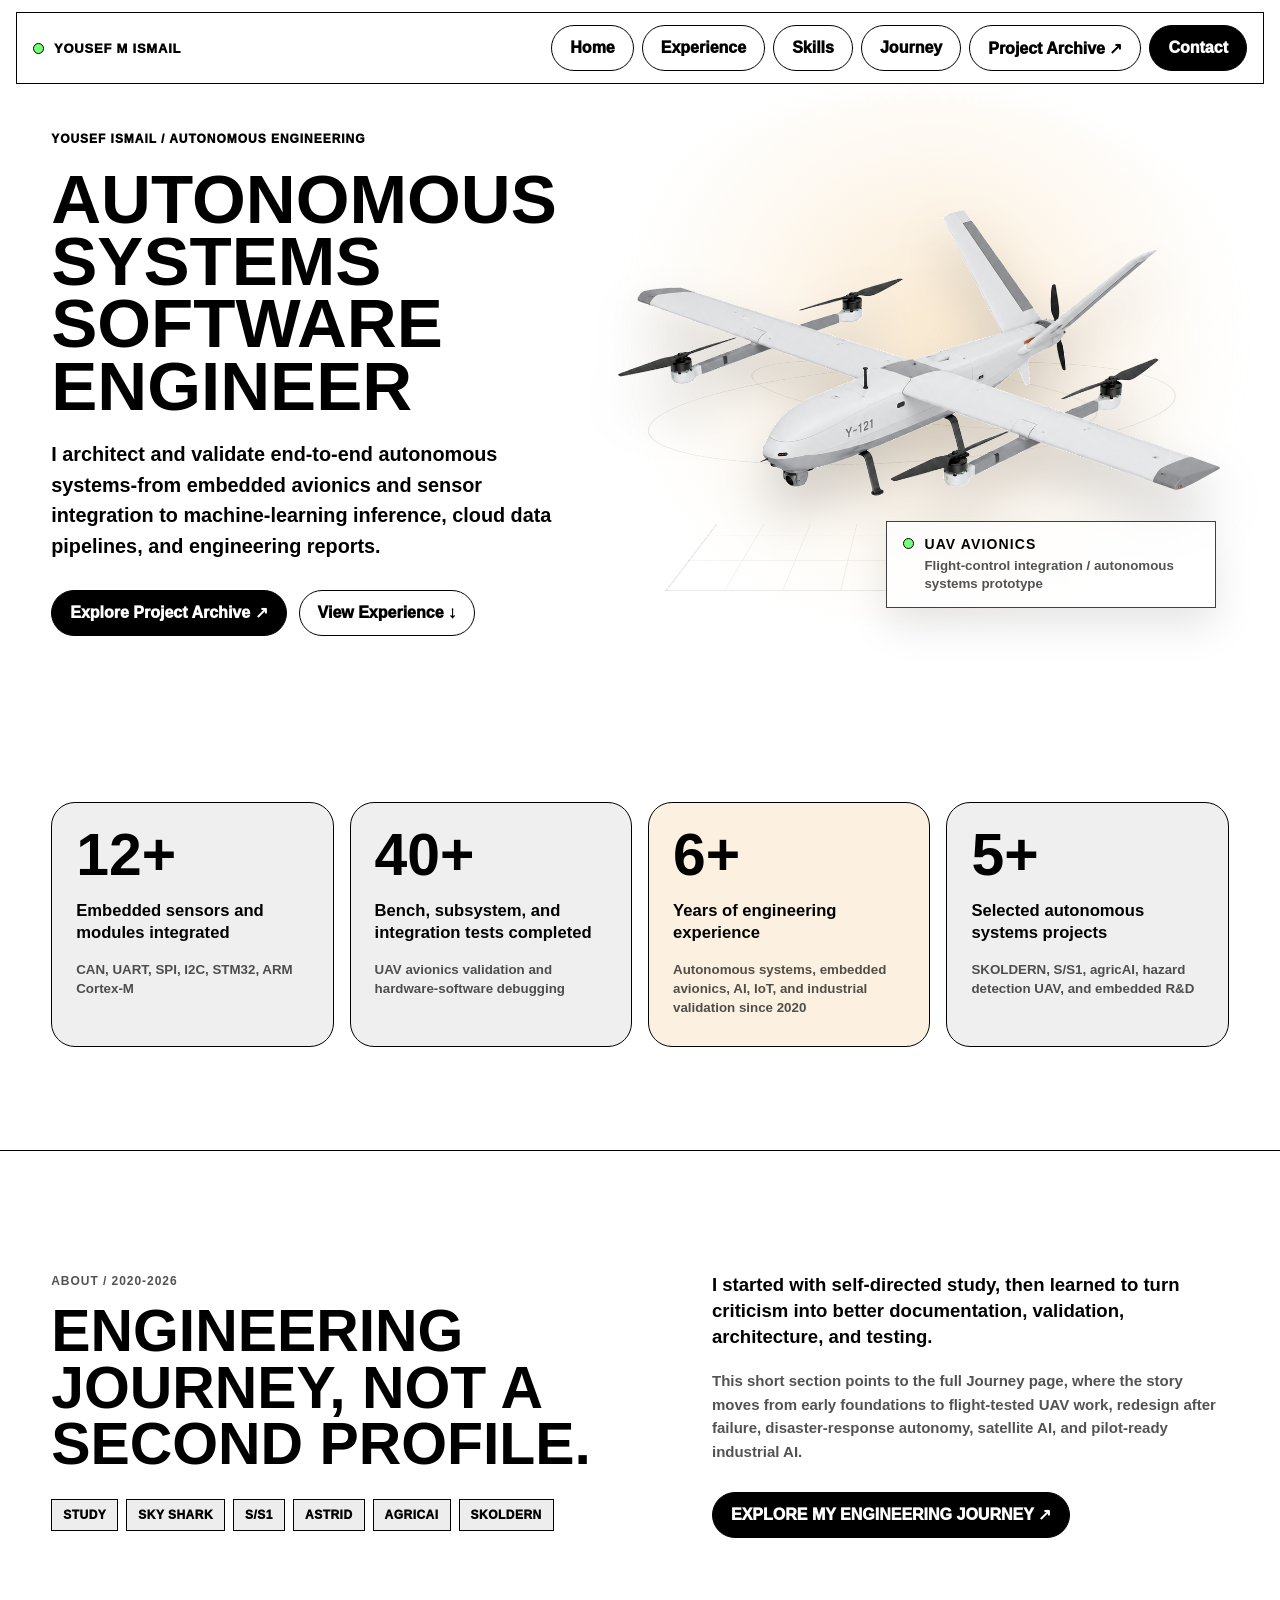
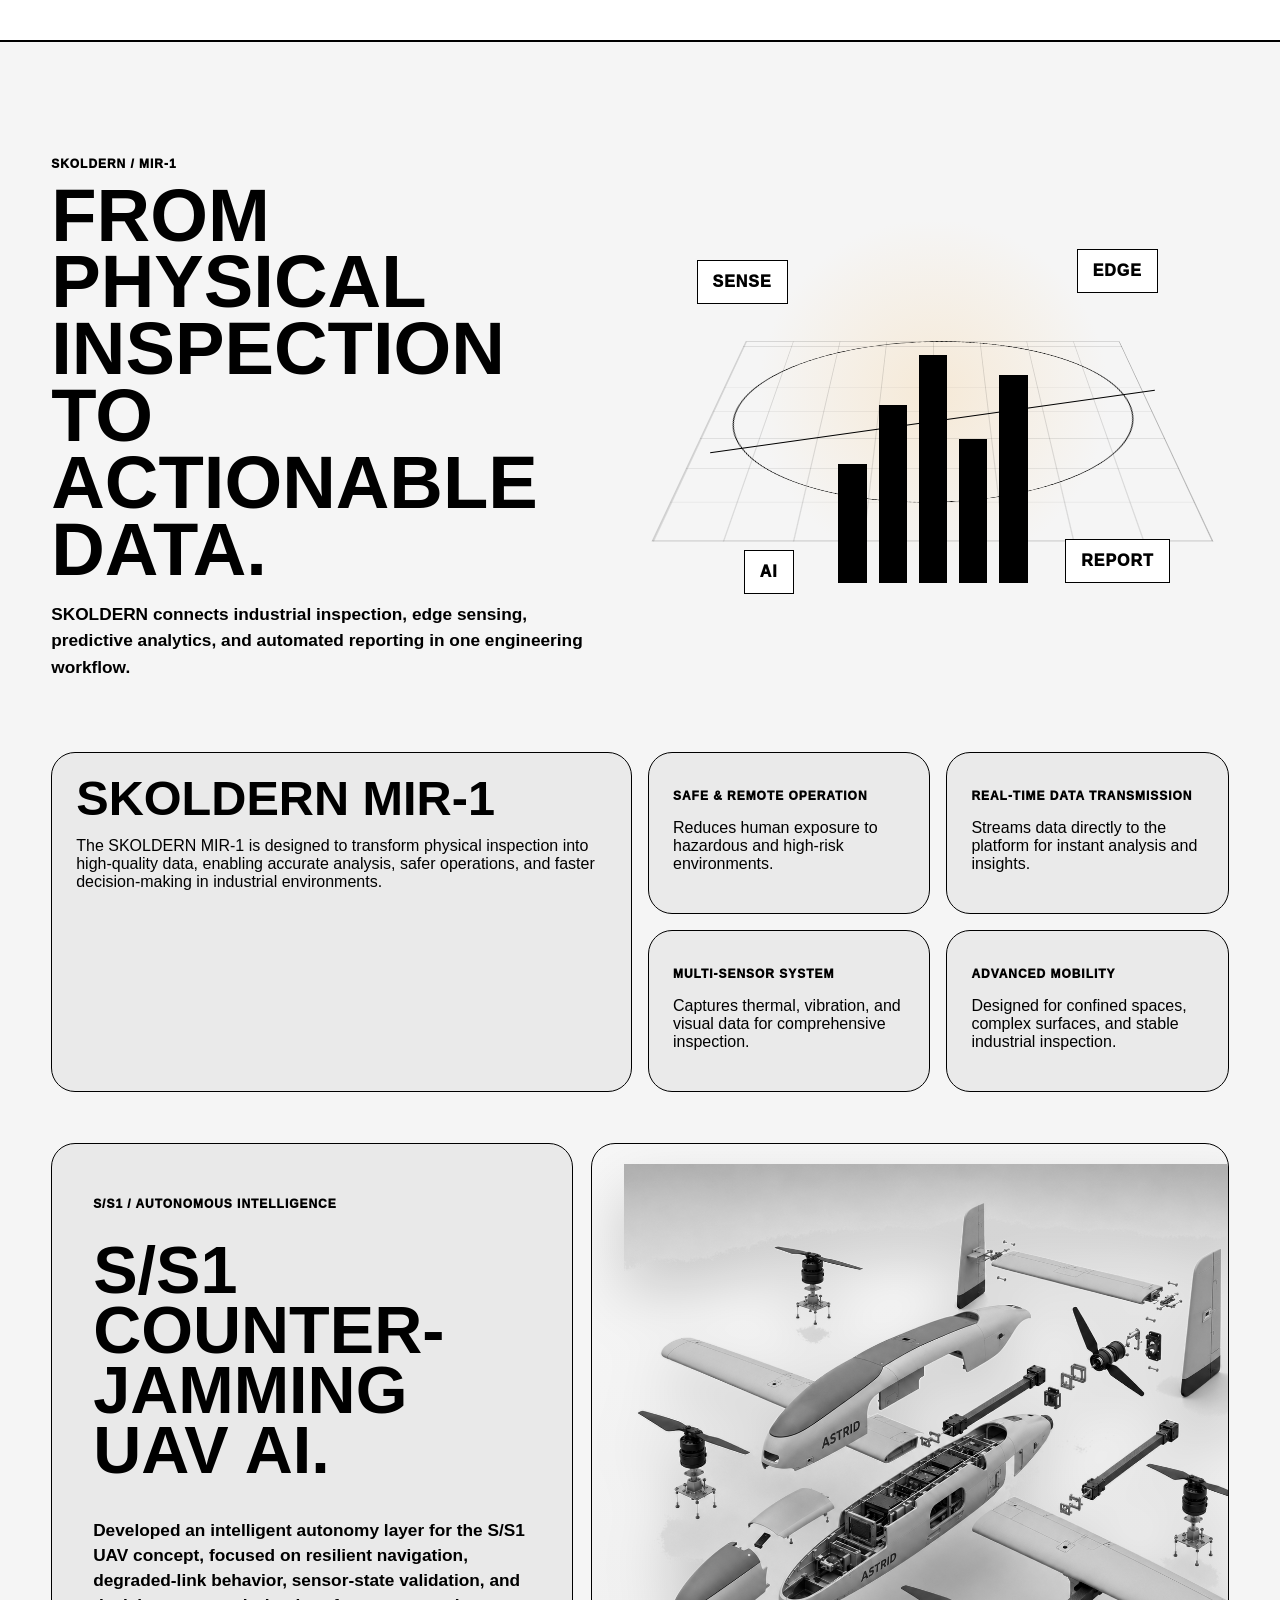
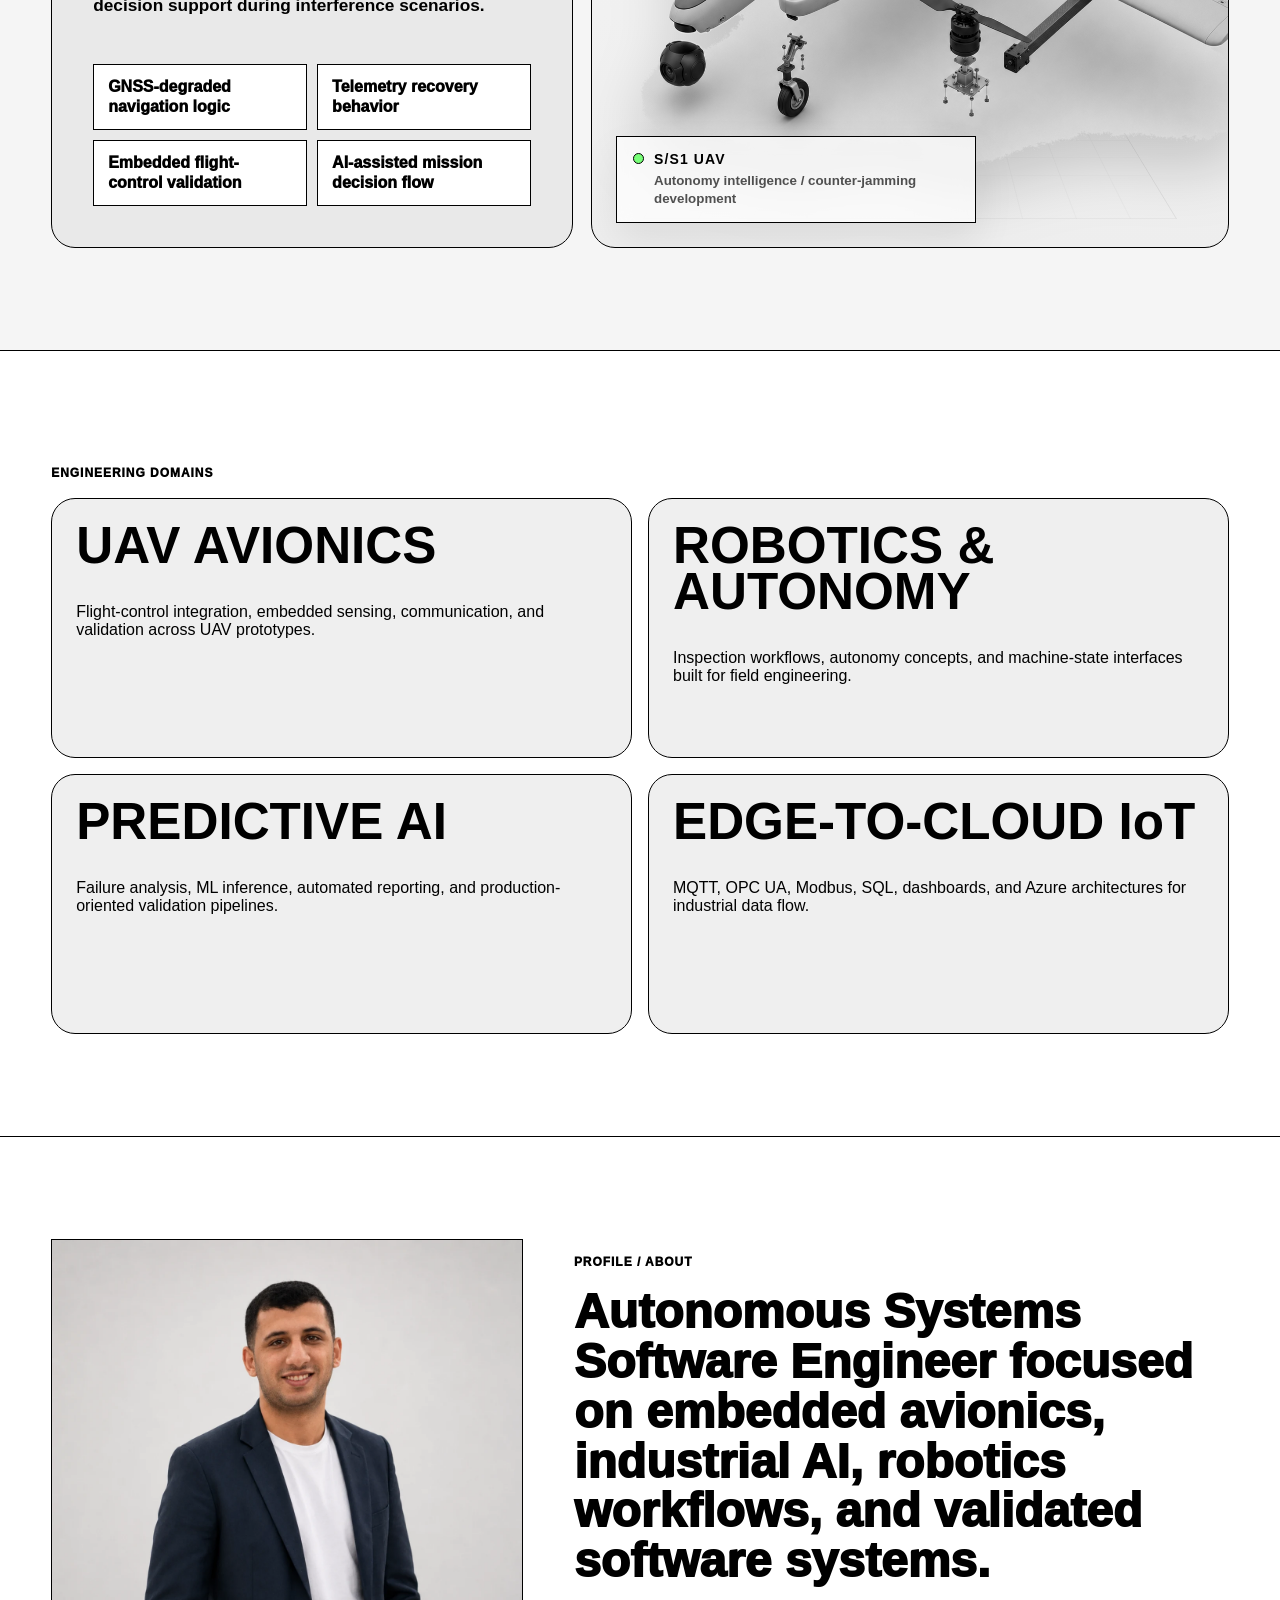
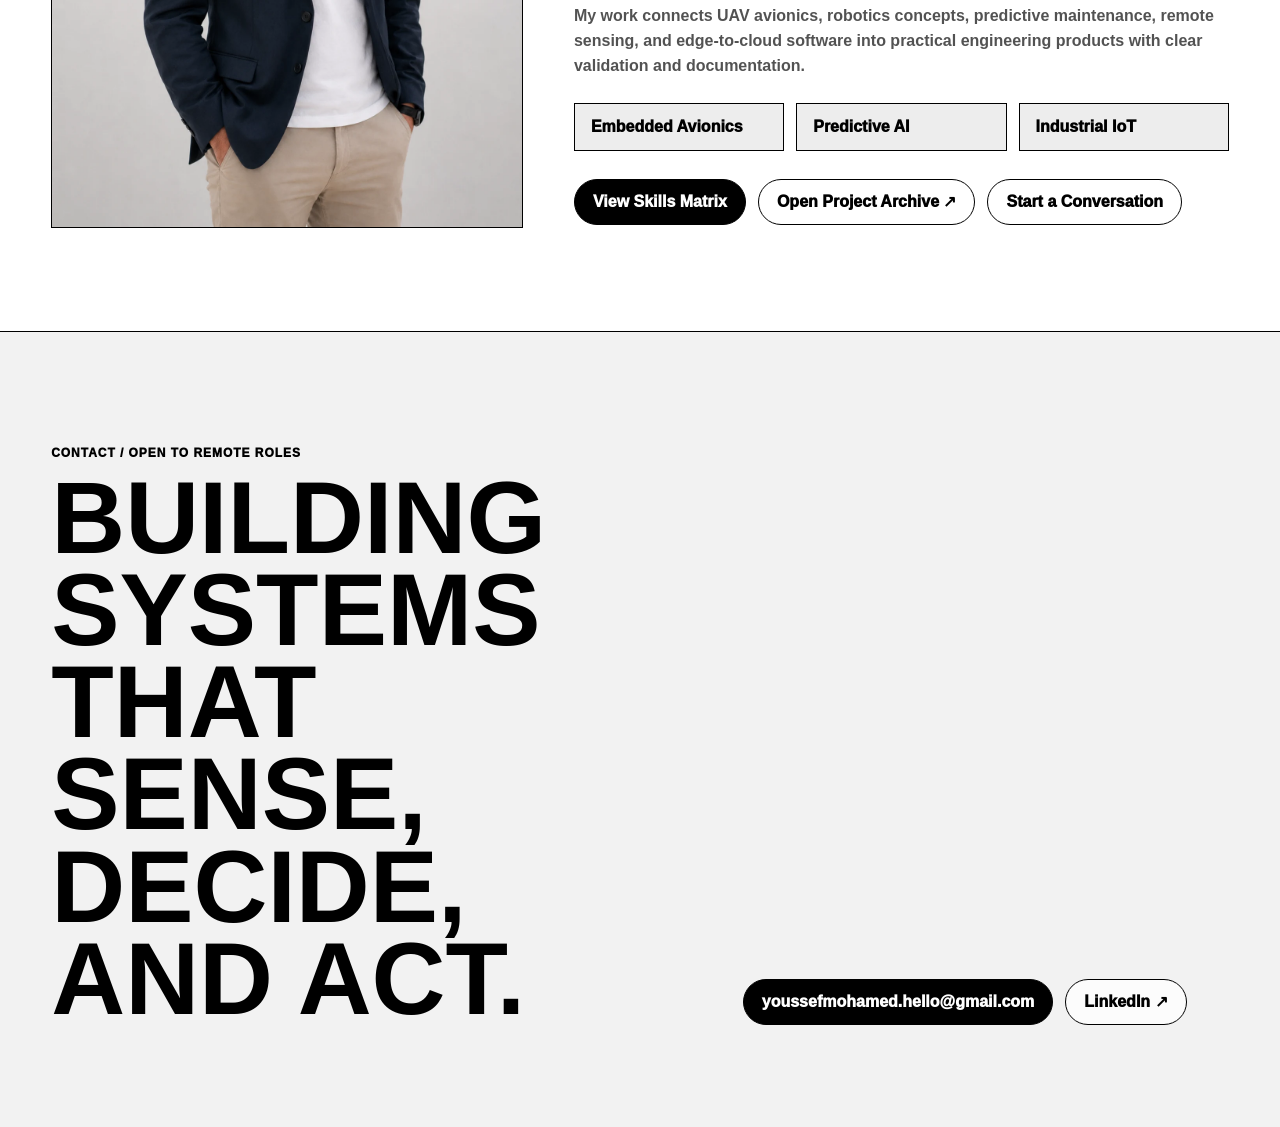
<file: index.html>
<!doctype html>
<html lang="en">
<head>
  <meta charset="utf-8">
  <meta name="viewport" content="width=device-width, initial-scale=1">
  <title>Yousef Ismail - Autonomous Systems Software Engineer</title>
  <meta name="description" content="Portfolio of Yousef Ismail, an Autonomous Systems Software Engineer specializing in UAV avionics, robotics, embedded systems, predictive maintenance AI, remote sensing, and industrial IoT.">
  <meta property="og:title" content="Yousef Ismail - Autonomous Systems Software Engineer">
  <meta property="og:description" content="Autonomous systems portfolio across UAVs, robotics, AI/ML, IoT, and predictive maintenance.">
  <meta property="og:image" content="assets/og-image.webp">
  <link rel="icon" type="image/svg+xml" href="assets/favicon.svg">
  <link rel="stylesheet" href="css/styles.css">
</head>
<body>
<a class="skip" href="#main">Skip to content</a>
<div class="boot" role="status" aria-live="polite"><div class="boot-card"><div style="display:flex;justify-content:space-between;align-items:center"><p class="micro">INITIALIZING AUTONOMY STACK</p><span class="dot"></span></div><div class="bar"><span></span></div><p class="micro">SYSTEM ONLINE</p></div></div>
<header class="nav-wrap"><nav class="nav" aria-label="Primary navigation"><a class="brand micro" href="index.html"><span class="dot"></span> YOUSEF M ISMAIL</a><button class="btn menu-btn" type="button" aria-expanded="false">☰ Menu</button><div class="nav-links"><a class="btn" href="index.html">Home</a><a class="btn" href="experience.html">Experience</a><a class="btn" href="skills.html">Skills</a><a class="btn" href="journey/index.html">Journey</a><a class="btn" href="https://app.notion.com/p/39bf5271db8d8144888dfe8ed047adbc" target="_blank" rel="noopener noreferrer">Project Archive ↗</a><a class="btn black" href="mailto:youssefmohamed.hello@gmail.com">Contact</a></div></nav></header>
<main id="main">
<section class="hero"><div class="shell hero-grid"><div><p class="micro">YOUSEF ISMAIL / AUTONOMOUS ENGINEERING</p><h1 class="display">AUTONOMOUS<br>SYSTEMS<br>SOFTWARE ENGINEER</h1><p class="lead">I architect and validate end-to-end autonomous systems-from embedded avionics and sensor integration to machine-learning inference, cloud data pipelines, and engineering reports.</p><div class="actions"><a class="btn black" href="https://app.notion.com/p/39bf5271db8d8144888dfe8ed047adbc" target="_blank" rel="noopener noreferrer">Explore Project Archive ↗</a><a class="btn" href="experience.html">View Experience ↓</a></div></div><div class="visual robot-stage home-uav-stage"><div class="halo"></div><div class="orbit orbit-a"></div><div class="orbit orbit-b"></div><div class="robot-floor"></div><img class="robot" src="assets/uav-hero-cutout.png" alt="Autonomous UAV avionics platform concept"><div class="robot-caption"><span class="dot"></span><strong>UAV AVIONICS</strong><small>Flight-control integration / autonomous systems prototype</small></div></div></div></section>
<section class="section" id="impact"><div class="shell metrics"><article class="panel metric reveal"><strong>12+</strong><p>Embedded sensors and modules integrated</p><small>CAN, UART, SPI, I2C, STM32, ARM Cortex-M</small></article><article class="panel metric reveal"><strong>40+</strong><p>Bench, subsystem, and integration tests completed</p><small>UAV avionics validation and hardware-software debugging</small></article><article class="panel metric reveal"><strong>6+</strong><p>Years of engineering experience</p><small>Autonomous systems, embedded avionics, AI, IoT, and industrial validation since 2020</small></article><article class="panel metric reveal"><strong>5+</strong><p>Selected autonomous systems projects</p><small>SKOLDERN, S/S1, agricAI, hazard detection UAV, and embedded R&D</small></article></div></section>
<section class="section journey-preview"><div class="shell journey-preview-grid"><div class="reveal"><p class="micro">About / 2020-2026</p><h2 class="display">ENGINEERING JOURNEY, NOT A SECOND PROFILE.</h2><div class="journey-mini-rail" aria-label="Journey milestones"><span>Study</span><span>Sky Shark</span><span>S/S1</span><span>ASTRID</span><span>agricAI</span><span>SKOLDERN</span></div></div><div class="reveal journey-preview-copy"><p class="lead">I started with self-directed study, then learned to turn criticism into better documentation, validation, architecture, and testing.</p><p>This short section points to the full Journey page, where the story moves from early foundations to flight-tested UAV work, redesign after failure, disaster-response autonomy, satellite AI, and pilot-ready industrial AI.</p><div class="actions"><a class="btn black" href="journey/index.html">EXPLORE MY ENGINEERING JOURNEY ↗</a></div></div></div></section>
<section class="section story"><div class="shell story-grid"><div class="reveal"><p class="micro">SKOLDERN / MIR-1</p><h2 class="display">FROM PHYSICAL INSPECTION TO ACTIONABLE DATA.</h2><p class="lead">SKOLDERN connects industrial inspection, edge sensing, predictive analytics, and automated reporting in one engineering workflow.</p></div><div class="data-visual reveal" aria-label="Animated inspection data diagram"><div class="diagram-ring"></div><div class="diagram-node n1">SENSE</div><div class="diagram-node n2">EDGE</div><div class="diagram-node n3">AI</div><div class="diagram-node n4">REPORT</div><div class="chart-bars"><span></span><span></span><span></span><span></span><span></span></div><div class="signal-line"></div></div></div><div class="shell" style="margin-top:54px"><div class="cards"><article class="panel card reveal"><h3 class="display">SKOLDERN MIR-1</h3><p>The SKOLDERN MIR-1 is designed to transform physical inspection into high-quality data, enabling accurate analysis, safer operations, and faster decision-making in industrial environments.</p></article><div class="cards"><article class="panel card reveal"><p class="micro">Safe & Remote Operation</p><p>Reduces human exposure to hazardous and high-risk environments.</p></article><article class="panel card reveal"><p class="micro">Real-Time Data Transmission</p><p>Streams data directly to the platform for instant analysis and insights.</p></article><article class="panel card reveal"><p class="micro">Multi-Sensor System</p><p>Captures thermal, vibration, and visual data for comprehensive inspection.</p></article><article class="panel card reveal"><p class="micro">Advanced Mobility</p><p>Designed for confined spaces, complex surfaces, and stable industrial inspection.</p></article></div></div></div><div class="shell s1-project-showcase reveal"><div class="s1-project-copy"><p class="micro">S/S1 / AUTONOMOUS INTELLIGENCE</p><h3 class="display">S/S1 COUNTER-JAMMING UAV AI.</h3><p>Developed an intelligent autonomy layer for the S/S1 UAV concept, focused on resilient navigation, degraded-link behavior, sensor-state validation, and decision support during interference scenarios.</p><div class="s1-project-points"><span>GNSS-degraded navigation logic</span><span>Telemetry recovery behavior</span><span>Embedded flight-control validation</span><span>AI-assisted mission decision flow</span></div></div><div class="s1-project-visual"><img src="assets/s1-exploded-uav-new.png" alt="Exploded S/S1 autonomous UAV concept"><div class="s1-visual-caption"><span class="dot"></span><strong>S/S1 UAV</strong><small>Autonomy intelligence / counter-jamming development</small></div></div></div></section>
<section class="section"><div class="shell"><p class="micro">ENGINEERING DOMAINS</p><div class="domains" style="margin-top:18px"><article class="panel domain reveal"><h3 class="display">UAV AVIONICS</h3><p>Flight-control integration, embedded sensing, communication, and validation across UAV prototypes.</p></article><article class="panel domain reveal"><h3 class="display">ROBOTICS & AUTONOMY</h3><p>Inspection workflows, autonomy concepts, and machine-state interfaces built for field engineering.</p></article><article class="panel domain reveal"><h3 class="display">PREDICTIVE AI</h3><p>Failure analysis, ML inference, automated reporting, and production-oriented validation pipelines.</p></article><article class="panel domain reveal"><h3 class="display">EDGE-TO-CLOUD IoT</h3><p>MQTT, OPC UA, Modbus, SQL, dashboards, and Azure architectures for industrial data flow.</p></article></div></div></section>
<section class="section" style="border-top:1px solid #000"><div class="shell about"><div class="portrait reveal"><img src="assets/yousef-headshot.webp" alt="Professional portrait of Yousef Ismail"></div><div class="reveal profile-copy"><p class="micro">PROFILE / ABOUT</p><p class="big-copy">Autonomous Systems Software Engineer focused on embedded avionics, industrial AI, robotics workflows, and validated software systems.</p><p class="profile-note">My work connects UAV avionics, robotics concepts, predictive maintenance, remote sensing, and edge-to-cloud software into practical engineering products with clear validation and documentation.</p><div class="capability-strip"><span>Embedded Avionics</span><span>Predictive AI</span><span>Industrial IoT</span></div><div class="actions"><a class="btn black" href="skills.html">View Skills Matrix</a><a class="btn" href="https://app.notion.com/p/39bf5271db8d8144888dfe8ed047adbc" target="_blank" rel="noopener noreferrer">Open Project Archive ↗</a><a class="btn" href="mailto:youssefmohamed.hello@gmail.com">Start a Conversation</a></div></div></div></section>
</main>
<footer class="section footer"><div class="shell footer-grid"><div><p class="micro">CONTACT / OPEN TO REMOTE ROLES</p><h2 class="display">BUILDING SYSTEMS THAT SENSE, DECIDE, AND ACT.</h2></div><div class="actions"><a class="btn black" href="mailto:youssefmohamed.hello@gmail.com">youssefmohamed.hello@gmail.com</a><a class="btn" href="https://www.linkedin.com/in/yuosfe/" target="_blank" rel="noopener noreferrer">LinkedIn ↗</a></div></div></footer>
<script src="js/main.js"></script>
</body>
</html>
</file>
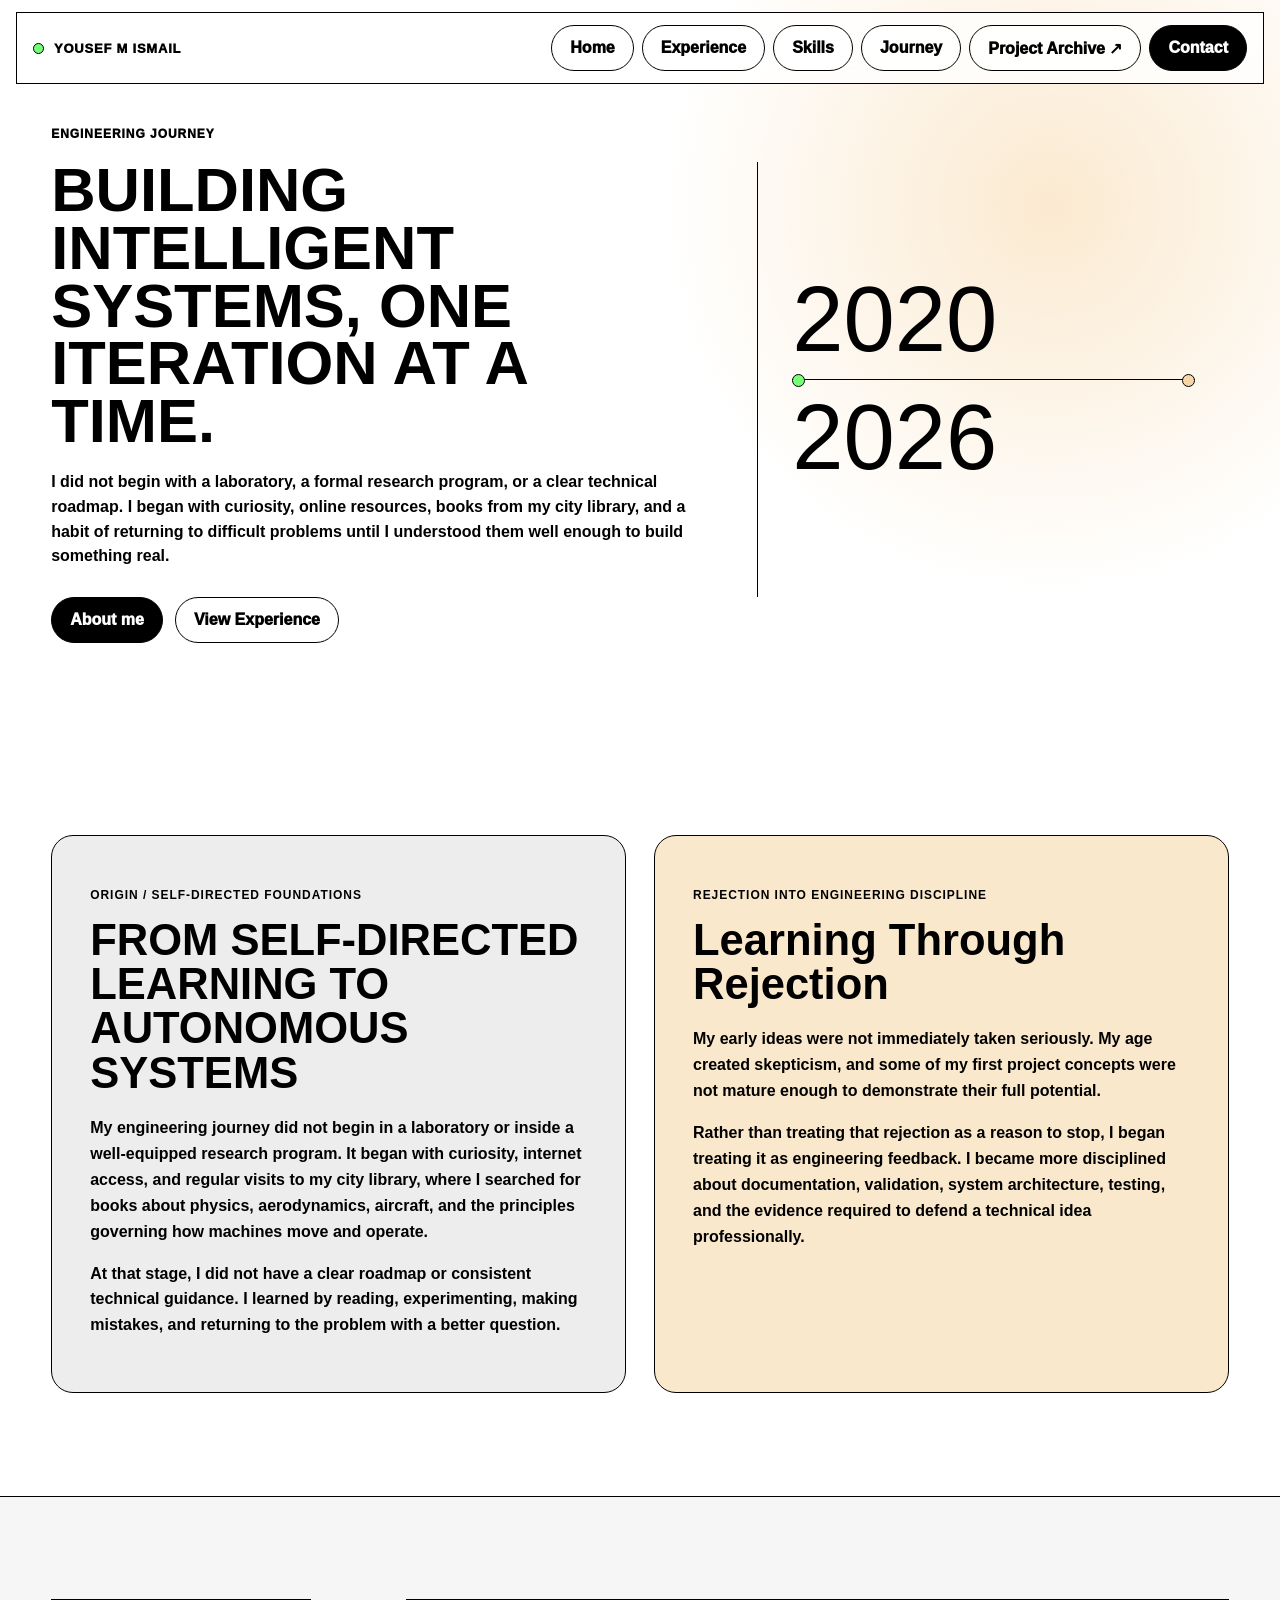
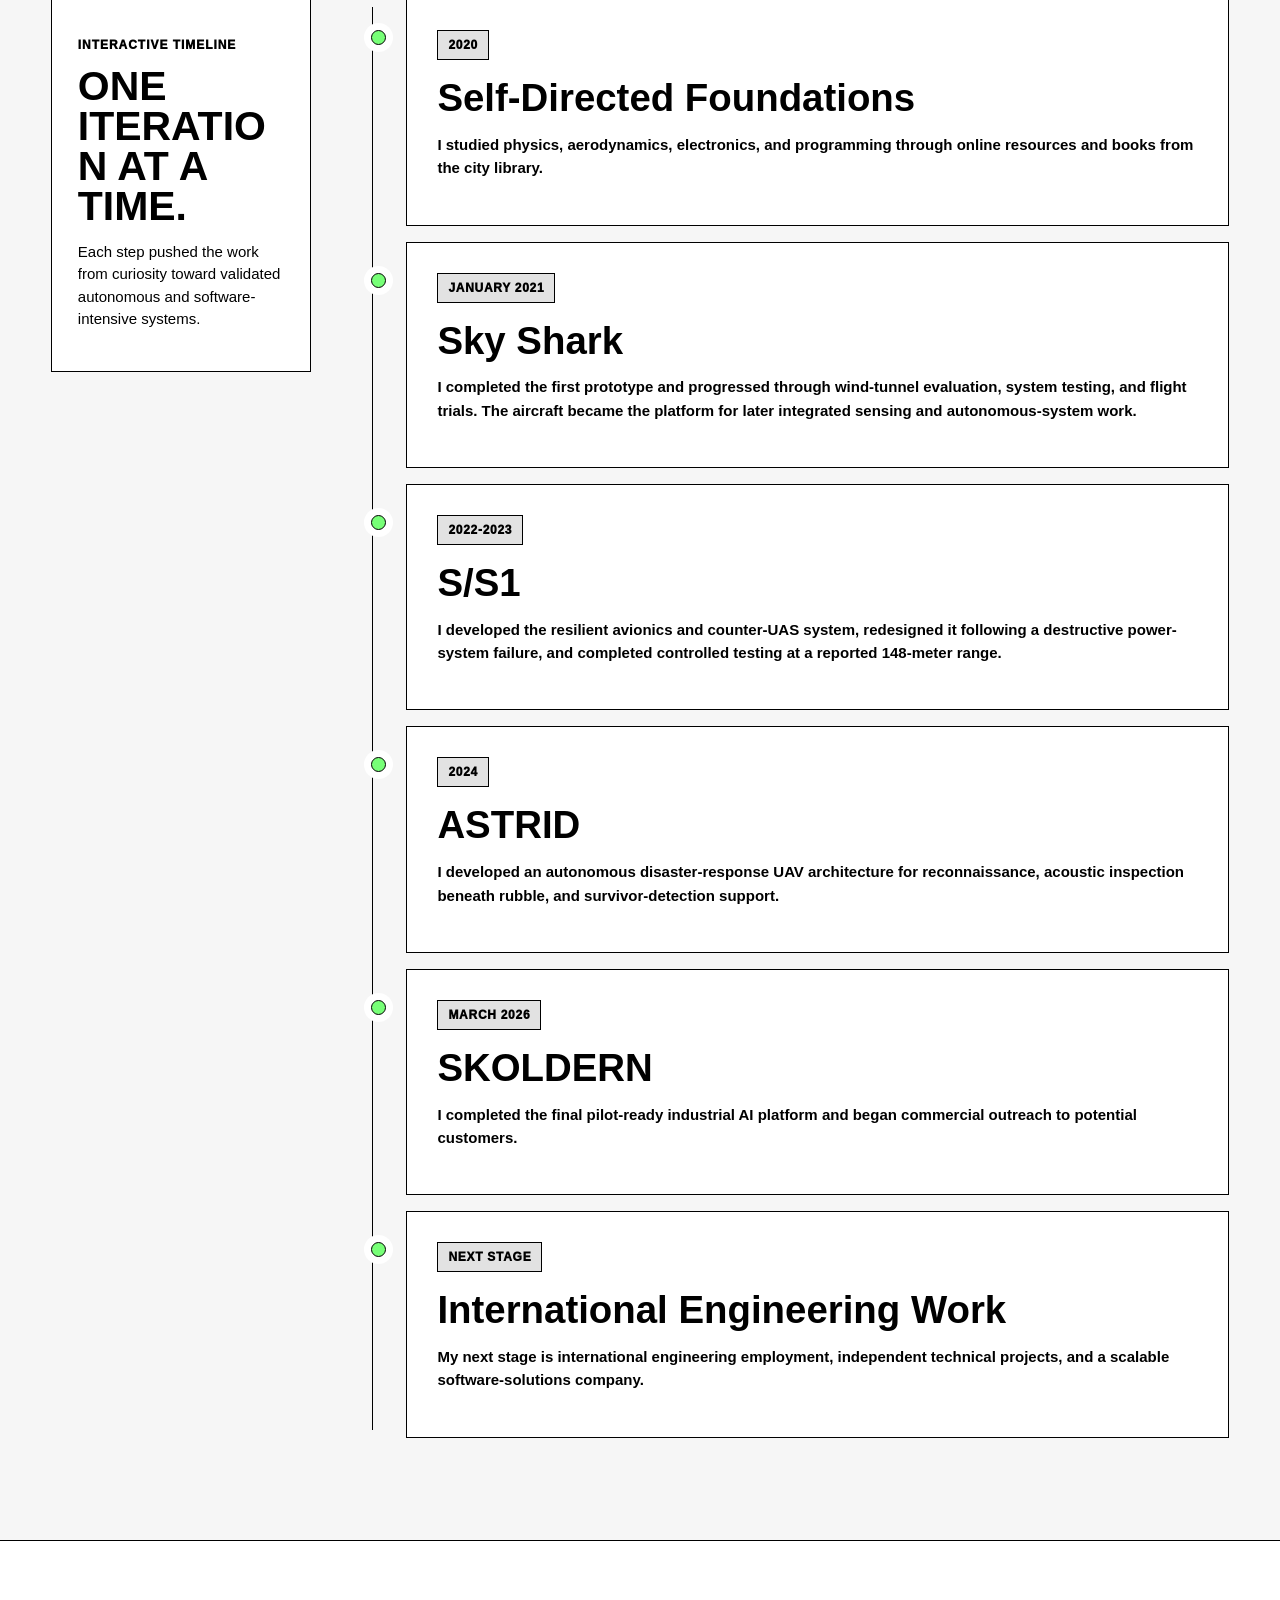
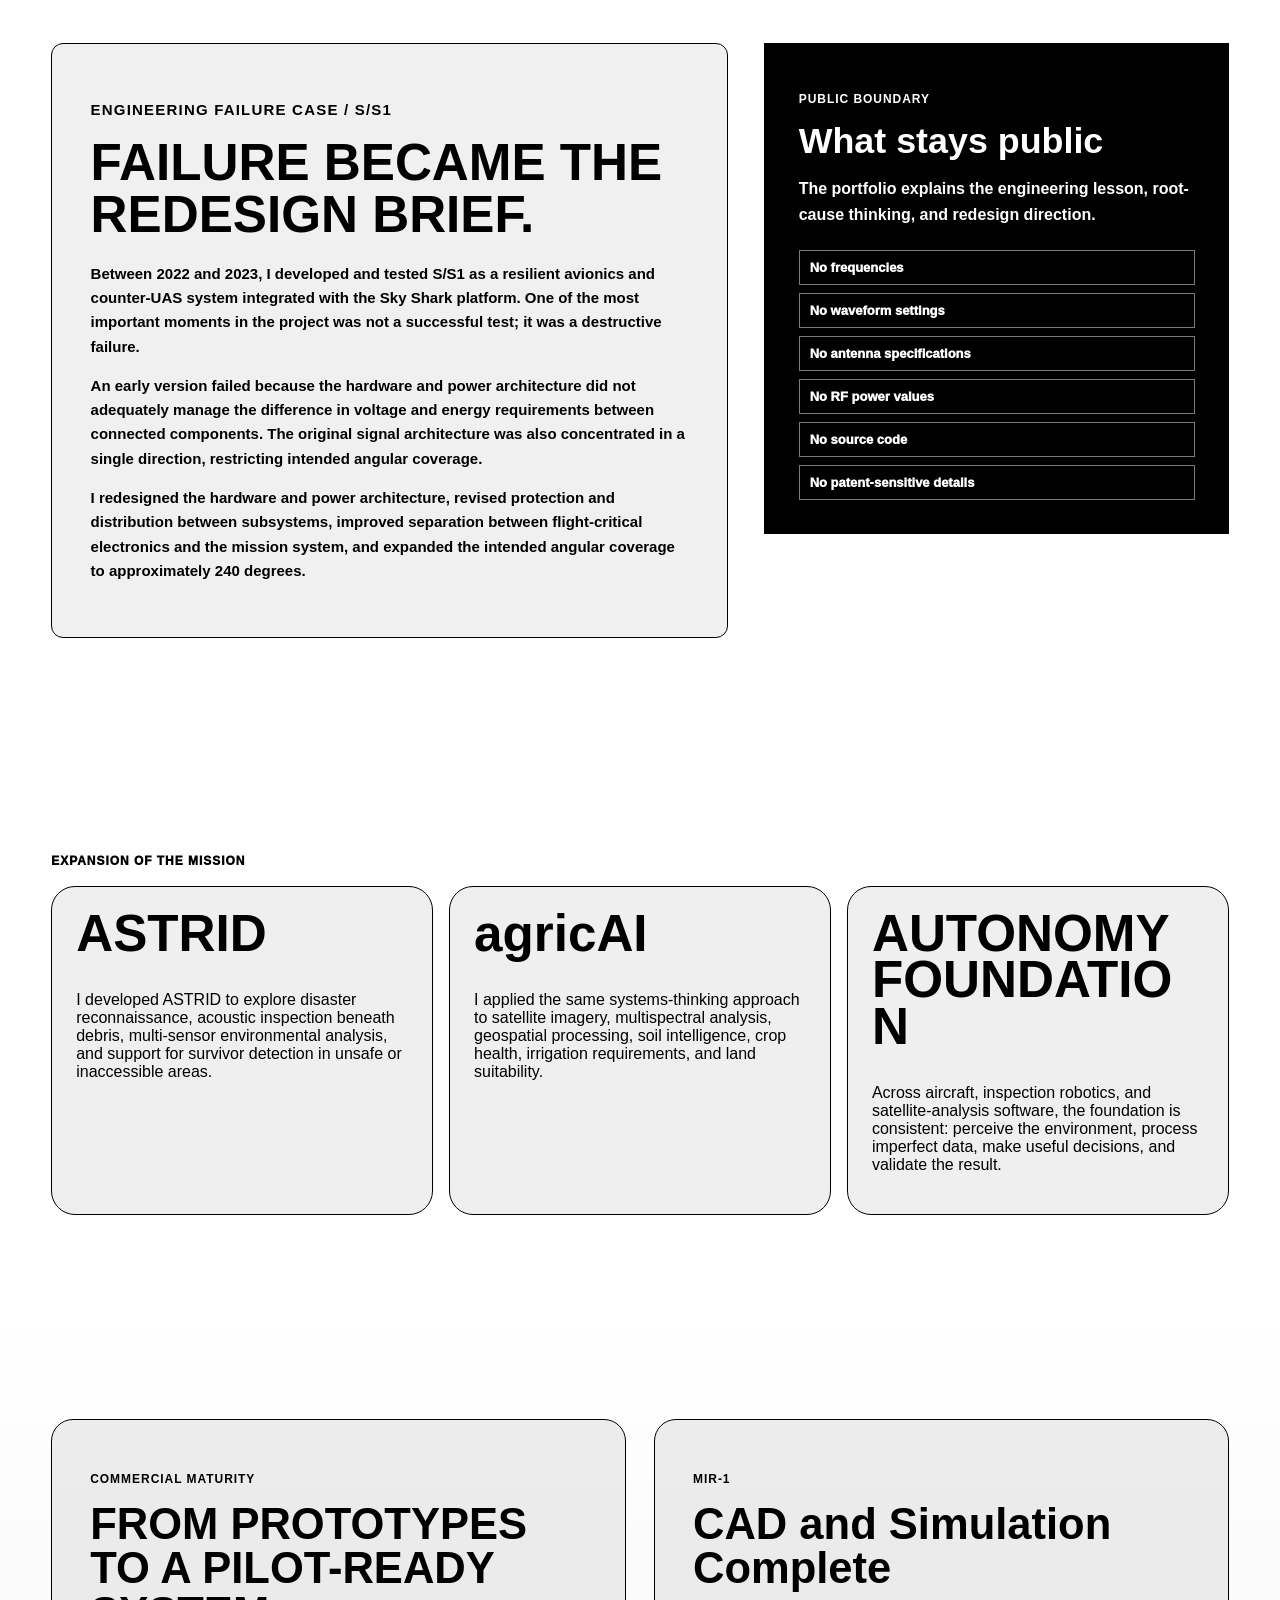
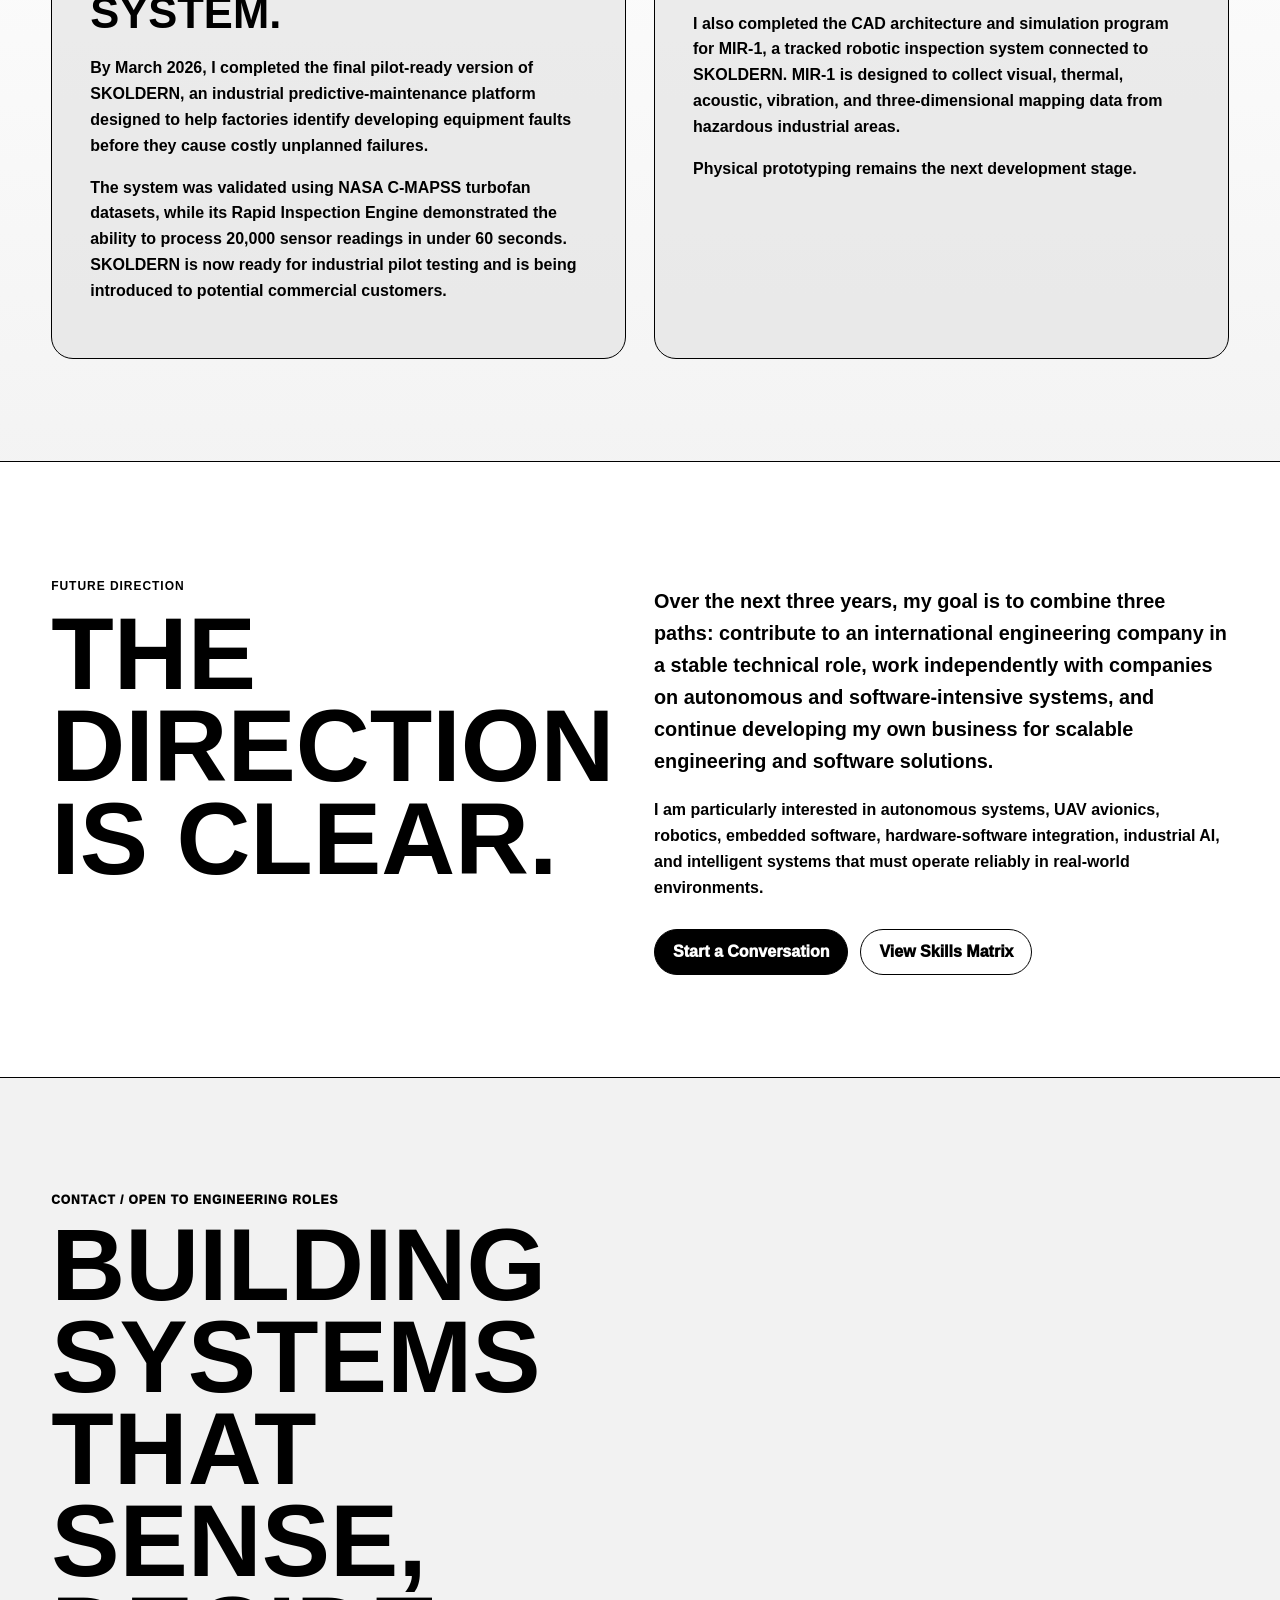
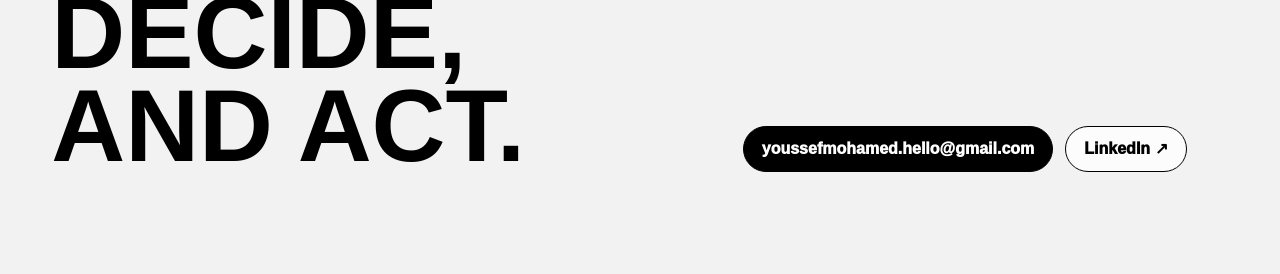
<file: journey/index.html>
<!doctype html>
<html lang="en">
<head>
  <meta charset="utf-8">
  <meta name="viewport" content="width=device-width, initial-scale=1">
  <title>About - Yousef Ismail</title>
  <meta name="description" content="The engineering journey of Yousef Ismail, from self-directed learning to flight-tested UAVs, autonomous systems, satellite AI, and industrial AI software.">
  <link rel="icon" type="image/svg+xml" href="../assets/favicon.svg">
  <link rel="stylesheet" href="../css/styles.css">
</head>
<body>
<a class="skip" href="#main">Skip to content</a>
<header class="nav-wrap"><nav class="nav" aria-label="Primary navigation"><a class="brand micro" href="../index.html"><span class="dot"></span> YOUSEF M ISMAIL</a><button class="btn menu-btn" type="button" aria-expanded="false">☰ Menu</button><div class="nav-links"><a class="btn" href="../index.html">Home</a><a class="btn" href="../experience.html">Experience</a><a class="btn" href="../skills.html">Skills</a><a class="btn" href="index.html">Journey</a><a class="btn" href="https://app.notion.com/p/39bf5271db8d8144888dfe8ed047adbc" target="_blank" rel="noopener noreferrer">Project Archive ↗</a><a class="btn black" href="mailto:youssefmohamed.hello@gmail.com">Contact</a></div></nav></header>
<main id="main">
  <section class="section hero-page journey-hero">
    <div class="shell journey-hero-grid">
      <div class="reveal">
        <p class="micro">ENGINEERING JOURNEY</p>
        <h1 class="display">BUILDING INTELLIGENT SYSTEMS, ONE ITERATION AT A TIME.</h1>
        <p class="lead">I did not begin with a laboratory, a formal research program, or a clear technical roadmap. I began with curiosity, online resources, books from my city library, and a habit of returning to difficult problems until I understood them well enough to build something real.</p>
        <div class="actions"><a class="btn black" href="#timeline">About me</a><a class="btn" href="../experience.html">View Experience</a></div>
      </div>
      <div class="journey-year reveal" aria-label="Journey period from 2020 to 2026"><span>2020</span><i></i><span>2026</span></div>
    </div>
  </section>

  <section class="section journey-origin">
    <div class="shell journey-two-col">
      <article class="panel journey-card reveal">
        <p class="micro">ORIGIN / SELF-DIRECTED FOUNDATIONS</p>
        <h2 class="display">FROM SELF-DIRECTED LEARNING TO AUTONOMOUS SYSTEMS</h2>
        <p>My engineering journey did not begin in a laboratory or inside a well-equipped research program. It began with curiosity, internet access, and regular visits to my city library, where I searched for books about physics, aerodynamics, aircraft, and the principles governing how machines move and operate.</p>
        <p>At that stage, I did not have a clear roadmap or consistent technical guidance. I learned by reading, experimenting, making mistakes, and returning to the problem with a better question.</p>
      </article>
      <article class="panel journey-card warm reveal">
        <p class="micro">REJECTION INTO ENGINEERING DISCIPLINE</p>
        <h2>Learning Through Rejection</h2>
        <p>My early ideas were not immediately taken seriously. My age created skepticism, and some of my first project concepts were not mature enough to demonstrate their full potential.</p>
        <p>Rather than treating that rejection as a reason to stop, I began treating it as engineering feedback. I became more disciplined about documentation, validation, system architecture, testing, and the evidence required to defend a technical idea professionally.</p>
      </article>
    </div>
  </section>

  <section class="section journey-timeline-section" id="timeline">
    <div class="shell journey-timeline-layout">
      <aside class="journey-sticky"><p class="micro">INTERACTIVE TIMELINE</p><h2 class="display">ONE ITERATION AT A TIME.</h2><p>Each step pushed the work from curiosity toward validated autonomous and software-intensive systems.</p></aside>
      <div class="journey-timeline" aria-label="Engineering journey timeline"><div class="journey-line" aria-hidden="true"></div>
        <article class="journey-step reveal" tabindex="0"><span class="journey-date">2020</span><h3>Self-Directed Foundations</h3><p>I studied physics, aerodynamics, electronics, and programming through online resources and books from the city library.</p></article>
        <article class="journey-step reveal" tabindex="0"><span class="journey-date">January 2021</span><h3>Sky Shark</h3><p>I completed the first prototype and progressed through wind-tunnel evaluation, system testing, and flight trials. The aircraft became the platform for later integrated sensing and autonomous-system work.</p></article>
        <article class="journey-step reveal" tabindex="0"><span class="journey-date">2022-2023</span><h3>S/S1</h3><p>I developed the resilient avionics and counter-UAS system, redesigned it following a destructive power-system failure, and completed controlled testing at a reported 148-meter range.</p></article>
        <article class="journey-step reveal" tabindex="0"><span class="journey-date">2024</span><h3>ASTRID</h3><p>I developed an autonomous disaster-response UAV architecture for reconnaissance, acoustic inspection beneath rubble, and survivor-detection support.</p></article>
        <article class="journey-step reveal" tabindex="0"><span class="journey-date">March 2026</span><h3>SKOLDERN</h3><p>I completed the final pilot-ready industrial AI platform and began commercial outreach to potential customers.</p></article>
        <article class="journey-step reveal" tabindex="0"><span class="journey-date">Next Stage</span><h3>International Engineering Work</h3><p>My next stage is international engineering employment, independent technical projects, and a scalable software-solutions company.</p></article>
      </div>
    </div>
  </section>

  <section class="section journey-case">
    <div class="shell journey-case-grid">
      <article class="panel journey-card reveal">
        <p class="micro">ENGINEERING FAILURE CASE / S/S1</p>
        <h2 class="display">FAILURE BECAME THE REDESIGN BRIEF.</h2>
        <p>Between 2022 and 2023, I developed and tested S/S1 as a resilient avionics and counter-UAS system integrated with the Sky Shark platform. One of the most important moments in the project was not a successful test; it was a destructive failure.</p>
        <p>An early version failed because the hardware and power architecture did not adequately manage the difference in voltage and energy requirements between connected components. The original signal architecture was also concentrated in a single direction, restricting intended angular coverage.</p>
        <p>I redesigned the hardware and power architecture, revised protection and distribution between subsystems, improved separation between flight-critical electronics and the mission system, and expanded the intended angular coverage to approximately 240 degrees.</p>
      </article>
      <article class="journey-note reveal">
        <p class="micro">PUBLIC BOUNDARY</p>
        <h3>What stays public</h3>
        <p>The portfolio explains the engineering lesson, root-cause thinking, and redesign direction.</p>
        <div class="boundary-list"><span>No frequencies</span><span>No waveform settings</span><span>No antenna specifications</span><span>No RF power values</span><span>No source code</span><span>No patent-sensitive details</span></div>
      </article>
    </div>
  </section>

  <section class="section journey-expansion">
    <div class="shell">
      <p class="micro">EXPANSION OF THE MISSION</p>
      <div class="journey-domain-grid">
        <article class="panel domain reveal"><h3 class="display">ASTRID</h3><p>I developed ASTRID to explore disaster reconnaissance, acoustic inspection beneath debris, multi-sensor environmental analysis, and support for survivor detection in unsafe or inaccessible areas.</p></article>
        <article class="panel domain reveal"><h3 class="display">agricAI</h3><p>I applied the same systems-thinking approach to satellite imagery, multispectral analysis, geospatial processing, soil intelligence, crop health, irrigation requirements, and land suitability.</p></article>
        <article class="panel domain reveal"><h3 class="display">AUTONOMY FOUNDATION</h3><p>Across aircraft, inspection robotics, and satellite-analysis software, the foundation is consistent: perceive the environment, process imperfect data, make useful decisions, and validate the result.</p></article>
      </div>
    </div>
  </section>

  <section class="section journey-commercial">
    <div class="shell journey-two-col">
      <article class="panel journey-card reveal">
        <p class="micro">COMMERCIAL MATURITY</p>
        <h2 class="display">FROM PROTOTYPES TO A PILOT-READY SYSTEM.</h2>
        <p>By March 2026, I completed the final pilot-ready version of SKOLDERN, an industrial predictive-maintenance platform designed to help factories identify developing equipment faults before they cause costly unplanned failures.</p>
        <p>The system was validated using NASA C-MAPSS turbofan datasets, while its Rapid Inspection Engine demonstrated the ability to process 20,000 sensor readings in under 60 seconds. SKOLDERN is now ready for industrial pilot testing and is being introduced to potential commercial customers.</p>
      </article>
      <article class="panel journey-card reveal">
        <p class="micro">MIR-1</p>
        <h2>CAD and Simulation Complete</h2>
        <p>I also completed the CAD architecture and simulation program for MIR-1, a tracked robotic inspection system connected to SKOLDERN. MIR-1 is designed to collect visual, thermal, acoustic, vibration, and three-dimensional mapping data from hazardous industrial areas.</p>
        <p>Physical prototyping remains the next development stage.</p>
      </article>
    </div>
  </section>

  <section class="section journey-future">
    <div class="shell journey-future-grid">
      <div class="reveal"><p class="micro">FUTURE DIRECTION</p><h2 class="display">THE DIRECTION IS CLEAR.</h2></div>
      <div class="reveal"><p class="lead">Over the next three years, my goal is to combine three paths: contribute to an international engineering company in a stable technical role, work independently with companies on autonomous and software-intensive systems, and continue developing my own business for scalable engineering and software solutions.</p><p>I am particularly interested in autonomous systems, UAV avionics, robotics, embedded software, hardware-software integration, industrial AI, and intelligent systems that must operate reliably in real-world environments.</p><div class="actions"><a class="btn black" href="mailto:youssefmohamed.hello@gmail.com">Start a Conversation</a><a class="btn" href="../skills.html">View Skills Matrix</a></div></div>
    </div>
  </section>
</main>
<footer class="section footer"><div class="shell footer-grid"><div><p class="micro">CONTACT / OPEN TO ENGINEERING ROLES</p><h2 class="display">BUILDING SYSTEMS THAT SENSE, DECIDE, AND ACT.</h2></div><div class="actions"><a class="btn black" href="mailto:youssefmohamed.hello@gmail.com">youssefmohamed.hello@gmail.com</a><a class="btn" href="https://www.linkedin.com/in/yuosfe/" target="_blank" rel="noopener noreferrer">LinkedIn ↗</a></div></div></footer>
<script src="../js/main.js"></script>
</body>
</html>
</file>
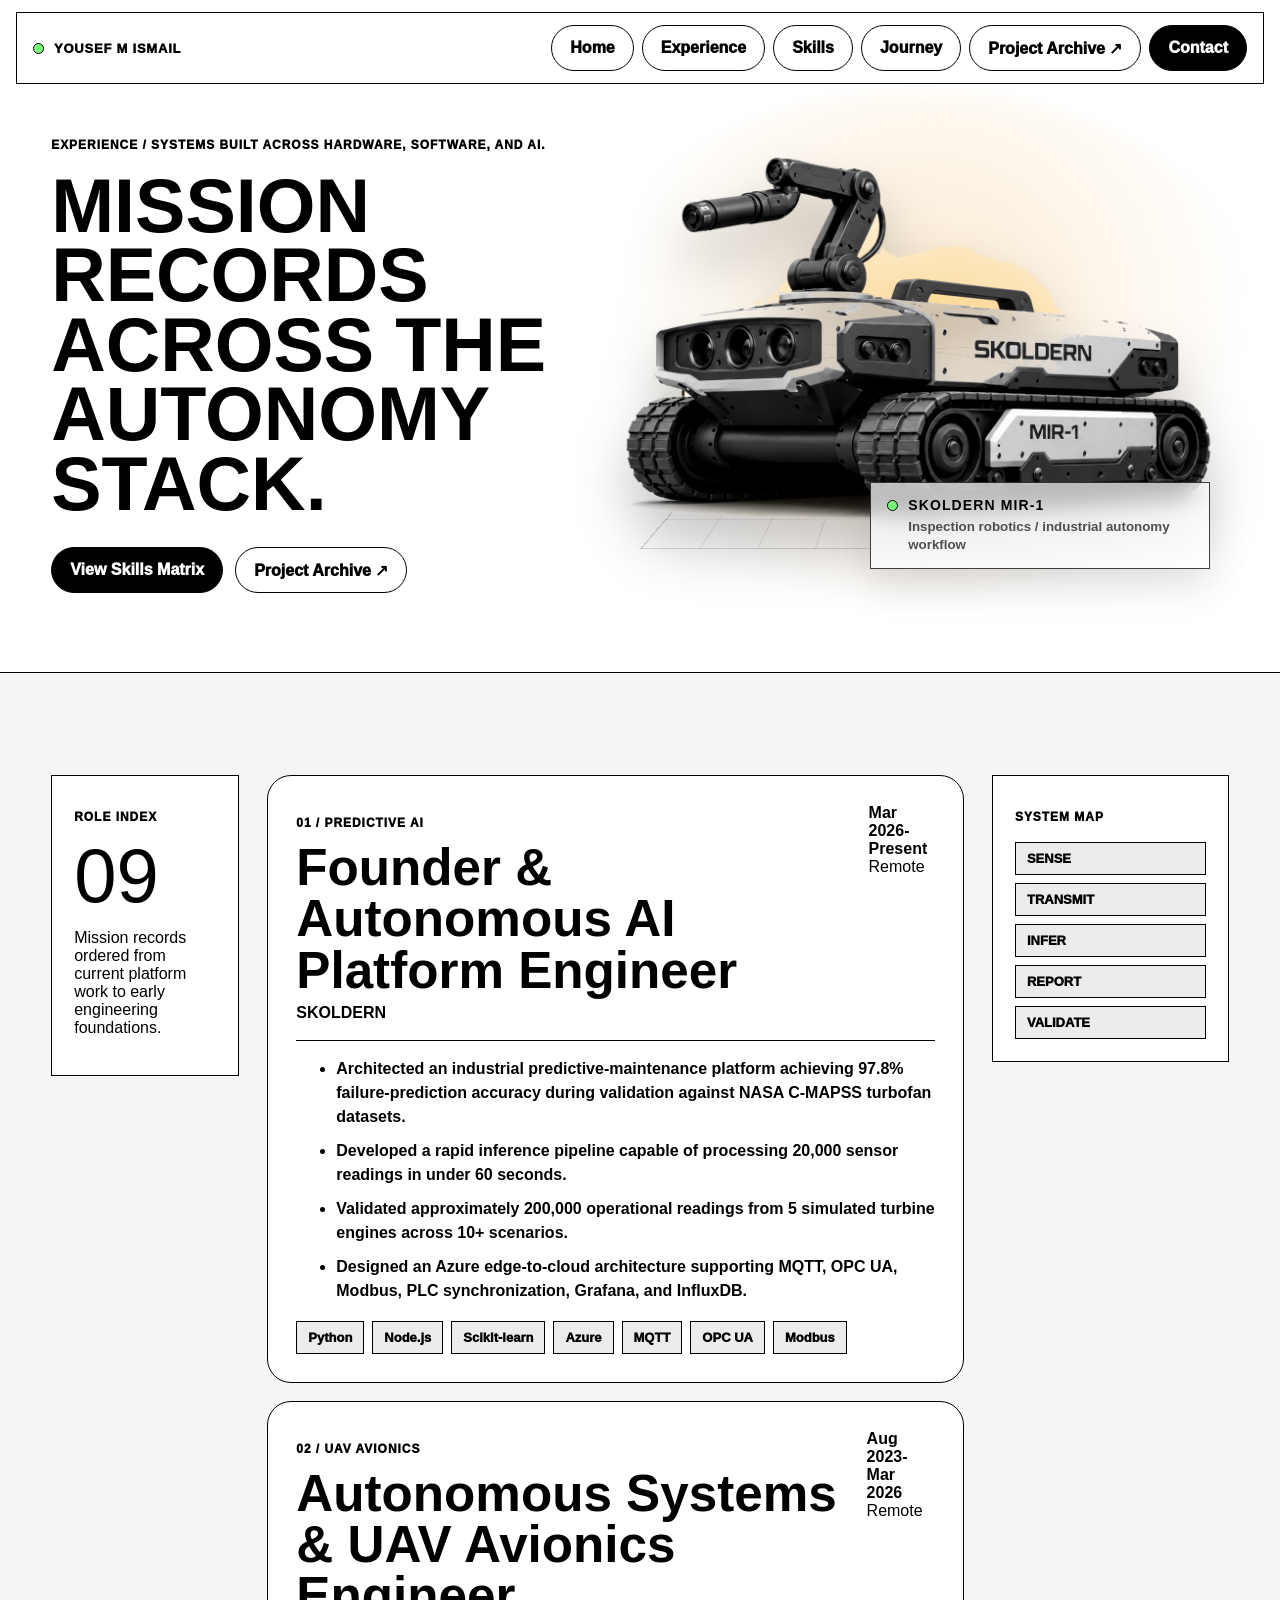
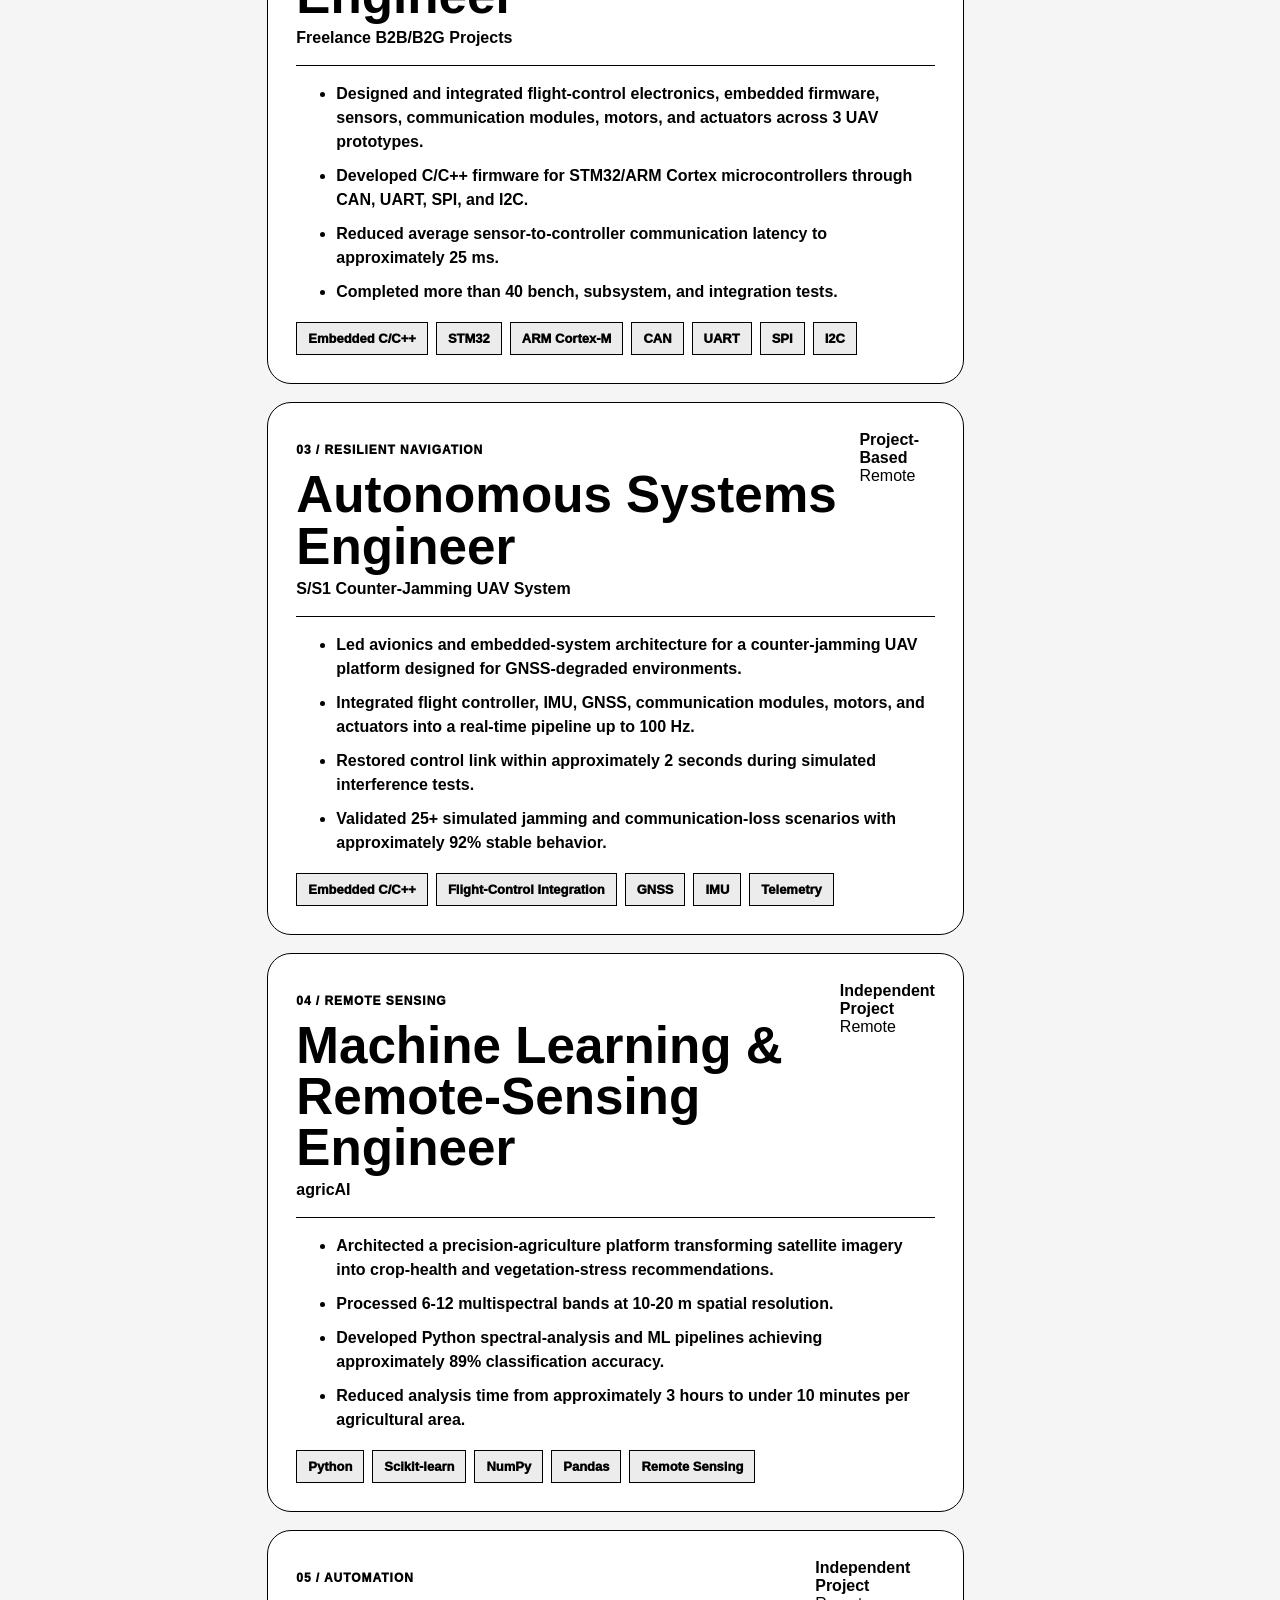
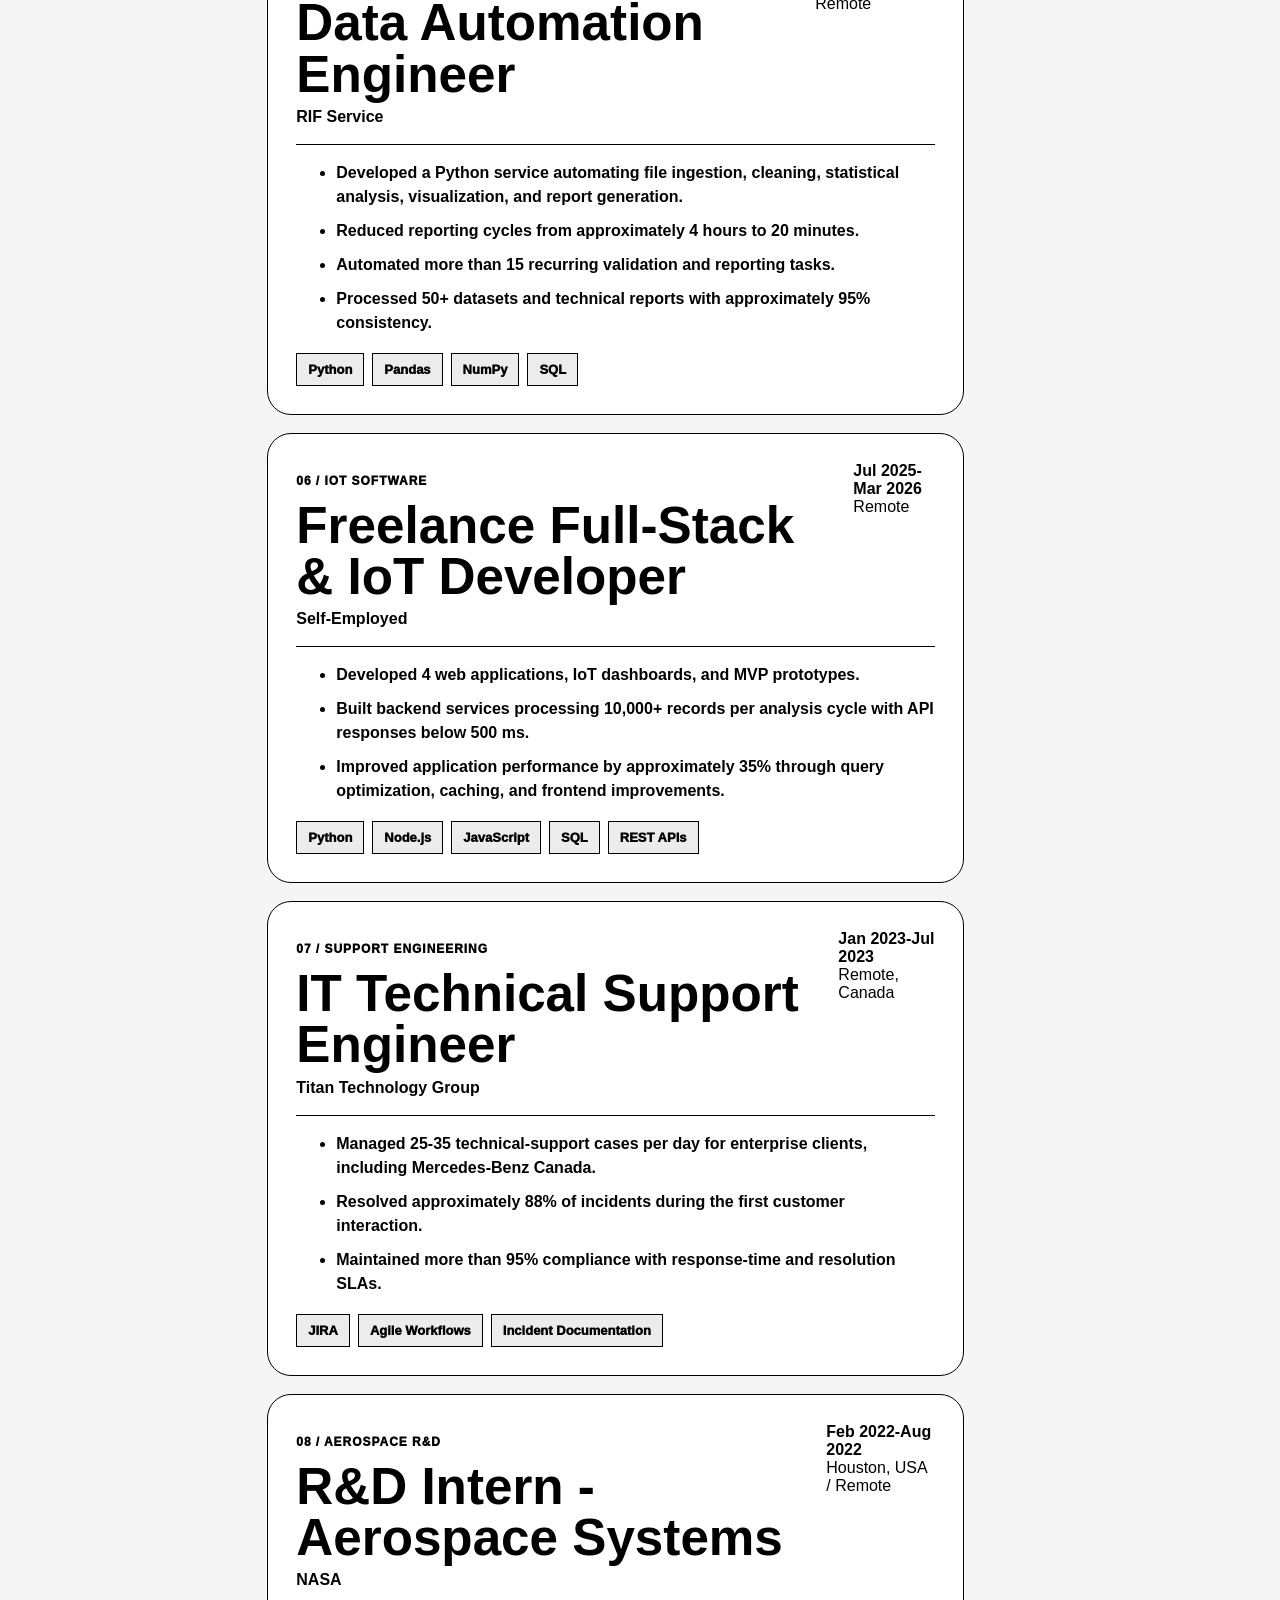
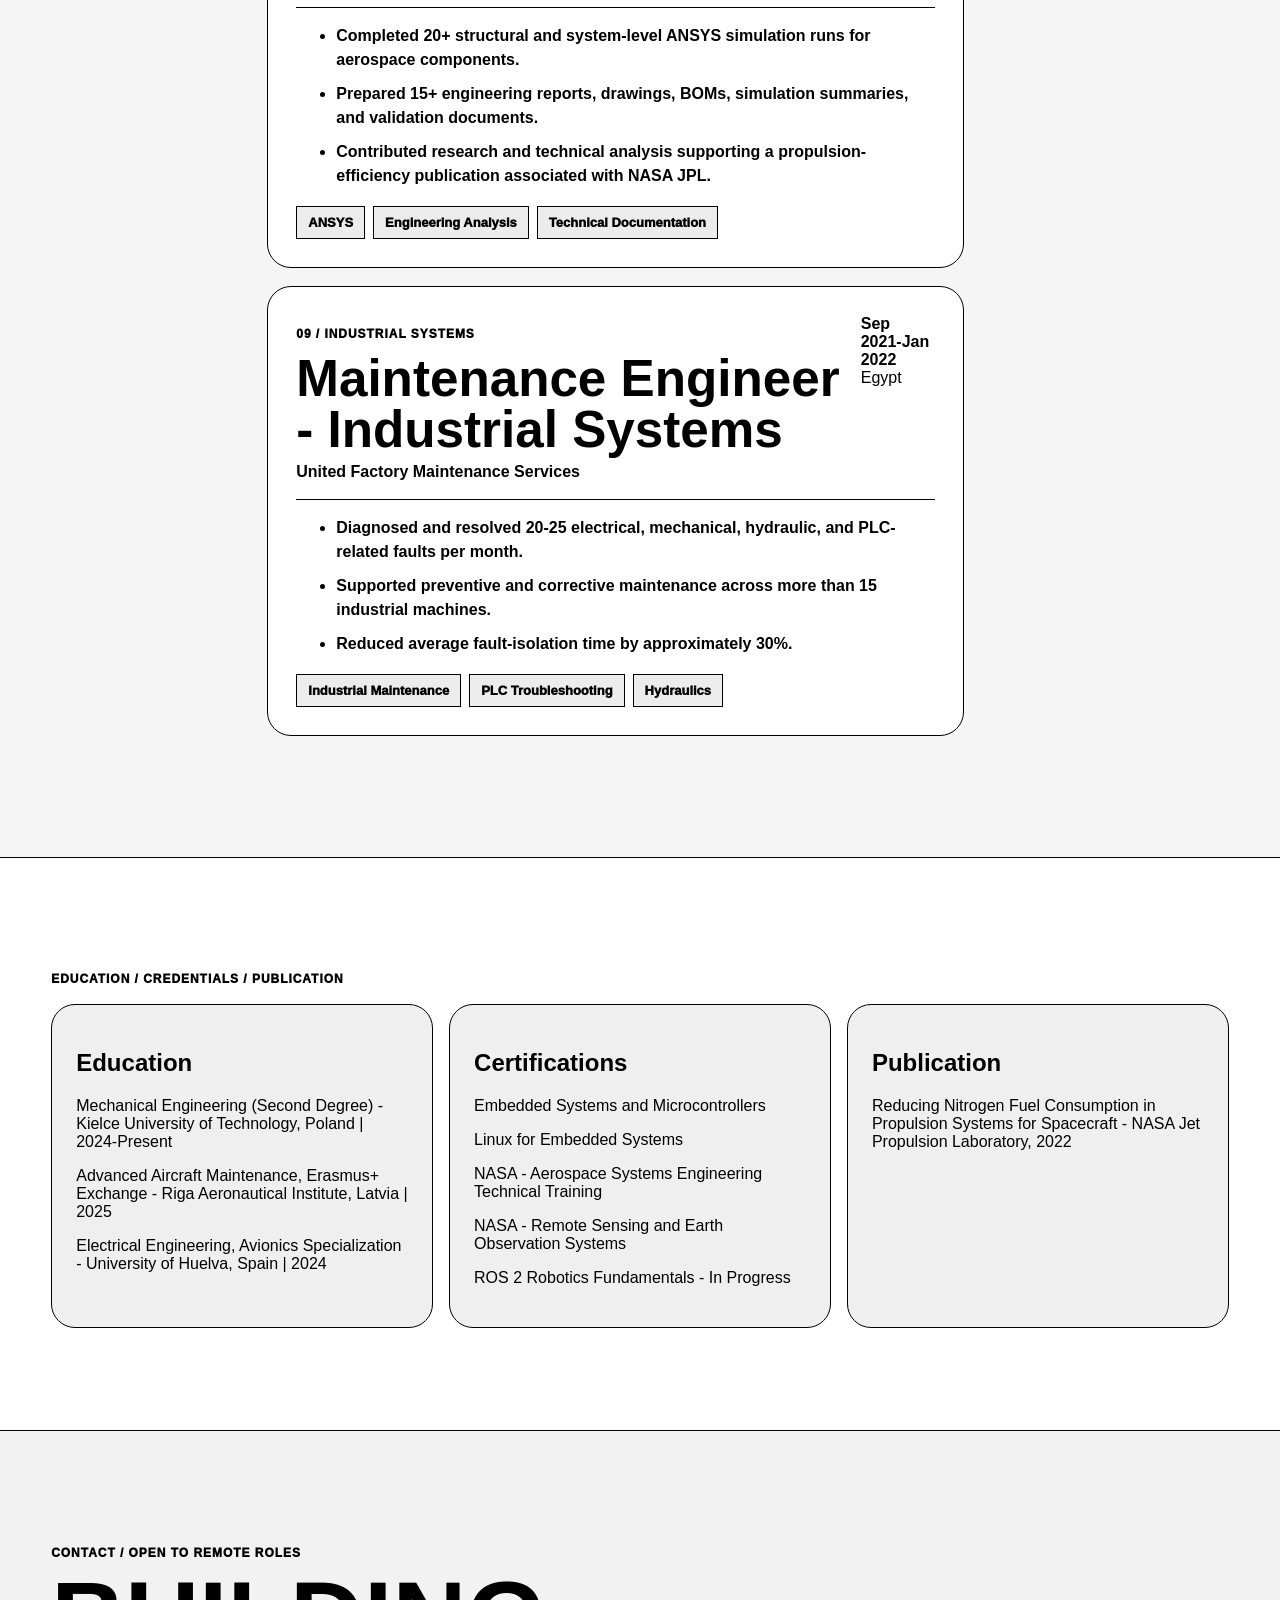
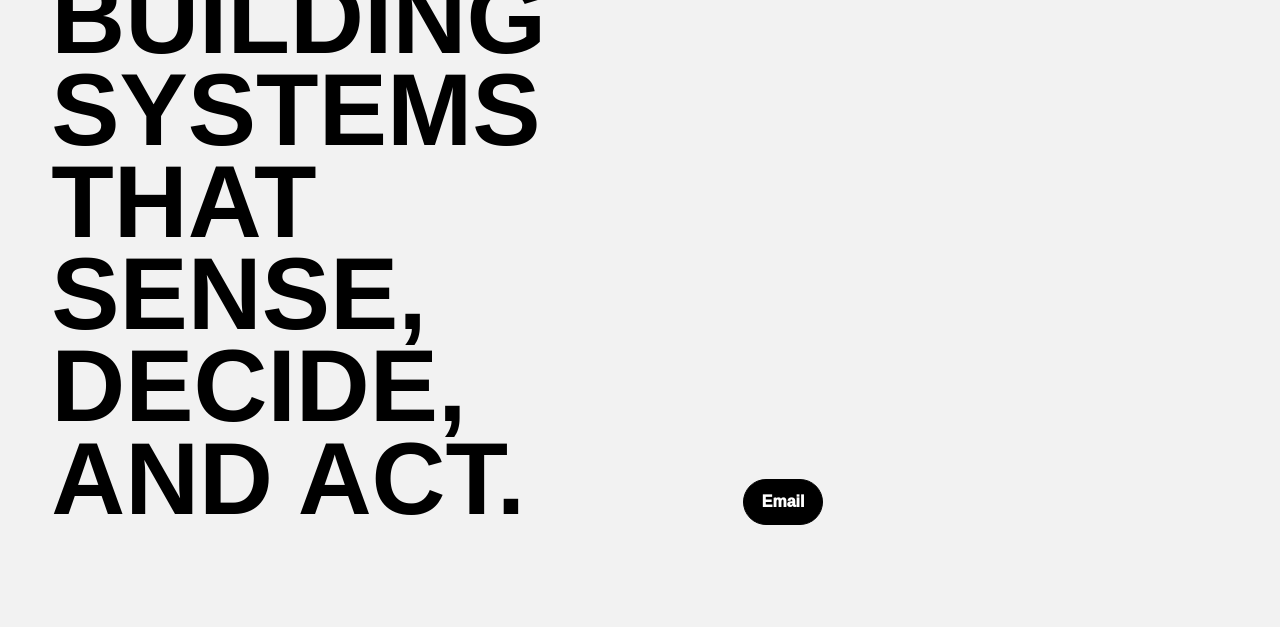
<file: experience.html>
<!doctype html>
<html lang="en"><head><meta charset="utf-8"><meta name="viewport" content="width=device-width, initial-scale=1"><title>Experience - Yousef Ismail</title><meta name="description" content="Engineering experience across autonomous systems, UAV avionics, predictive maintenance AI, remote sensing, embedded systems, and industrial maintenance."><link rel="icon" type="image/svg+xml" href="assets/favicon.svg">
  <link rel="stylesheet" href="css/styles.css"></head><body><a class="skip" href="#main">Skip to content</a><header class="nav-wrap"><nav class="nav" aria-label="Primary navigation"><a class="brand micro" href="index.html"><span class="dot"></span> YOUSEF M ISMAIL</a><button class="btn menu-btn" type="button" aria-expanded="false">☰ Menu</button><div class="nav-links"><a class="btn" href="index.html">Home</a><a class="btn" href="experience.html">Experience</a><a class="btn" href="skills.html">Skills</a><a class="btn" href="journey/index.html">Journey</a><a class="btn" href="https://app.notion.com/p/39bf5271db8d8144888dfe8ed047adbc" target="_blank" rel="noopener noreferrer">Project Archive ↗</a><a class="btn black" href="mailto:youssefmohamed.hello@gmail.com">Contact</a></div></nav></header><main id="main"><section class="section hero-page experience-hero"><div class="shell experience-hero-grid"><div class="experience-hero-copy"><p class="micro">EXPERIENCE / SYSTEMS BUILT ACROSS HARDWARE, SOFTWARE, AND AI.</p><h1 class="display">MISSION RECORDS ACROSS THE AUTONOMY STACK.</h1><div class="actions"><a class="btn black" href="skills.html">View Skills Matrix</a><a class="btn" href="https://app.notion.com/p/39bf5271db8d8144888dfe8ed047adbc" target="_blank" rel="noopener noreferrer">Project Archive ↗</a></div></div><div class="visual robot-stage experience-robot-stage"><div class="halo"></div><div class="orbit orbit-a"></div><div class="orbit orbit-b"></div><div class="robot-floor"></div><img class="robot" src="assets/mir1-hero-cutout.png" alt="SKOLDERN MIR-1 inspection robot concept"><div class="robot-caption"><span class="dot"></span><strong>SKOLDERN MIR-1</strong><small>Inspection robotics / industrial autonomy workflow</small></div></div></div></section><section class="section timeline"><div class="shell timeline-grid"><aside><div class="sticky"><p class="micro">ROLE INDEX</p><p class="display" style="font-size:76px;margin:18px 0">09</p><p>Mission records ordered from current platform work to early engineering foundations.</p></div></aside><div>
<article class="role reveal"><div class="role-top"><div><p class="micro">01 / Predictive AI</p><h2>Founder & Autonomous AI Platform Engineer</h2><strong>SKOLDERN</strong></div><div><strong>Mar 2026-Present</strong><br>Remote</div></div><ul><li>Architected an industrial predictive-maintenance platform achieving 97.8% failure-prediction accuracy during validation against NASA C-MAPSS turbofan datasets.</li><li>Developed a rapid inference pipeline capable of processing 20,000 sensor readings in under 60 seconds.</li><li>Validated approximately 200,000 operational readings from 5 simulated turbine engines across 10+ scenarios.</li><li>Designed an Azure edge-to-cloud architecture supporting MQTT, OPC UA, Modbus, PLC synchronization, Grafana, and InfluxDB.</li></ul><div class="tool-list"><span class="tag">Python</span><span class="tag">Node.js</span><span class="tag">Scikit-learn</span><span class="tag">Azure</span><span class="tag">MQTT</span><span class="tag">OPC UA</span><span class="tag">Modbus</span></div></article>
<article class="role reveal"><div class="role-top"><div><p class="micro">02 / UAV Avionics</p><h2>Autonomous Systems & UAV Avionics Engineer</h2><strong>Freelance B2B/B2G Projects</strong></div><div><strong>Aug 2023-Mar 2026</strong><br>Remote</div></div><ul><li>Designed and integrated flight-control electronics, embedded firmware, sensors, communication modules, motors, and actuators across 3 UAV prototypes.</li><li>Developed C/C++ firmware for STM32/ARM Cortex microcontrollers through CAN, UART, SPI, and I2C.</li><li>Reduced average sensor-to-controller communication latency to approximately 25 ms.</li><li>Completed more than 40 bench, subsystem, and integration tests.</li></ul><div class="tool-list"><span class="tag">Embedded C/C++</span><span class="tag">STM32</span><span class="tag">ARM Cortex-M</span><span class="tag">CAN</span><span class="tag">UART</span><span class="tag">SPI</span><span class="tag">I2C</span></div></article>
<article class="role reveal"><div class="role-top"><div><p class="micro">03 / Resilient Navigation</p><h2>Autonomous Systems Engineer</h2><strong>S/S1 Counter-Jamming UAV System</strong></div><div><strong>Project-Based</strong><br>Remote</div></div><ul><li>Led avionics and embedded-system architecture for a counter-jamming UAV platform designed for GNSS-degraded environments.</li><li>Integrated flight controller, IMU, GNSS, communication modules, motors, and actuators into a real-time pipeline up to 100 Hz.</li><li>Restored control link within approximately 2 seconds during simulated interference tests.</li><li>Validated 25+ simulated jamming and communication-loss scenarios with approximately 92% stable behavior.</li></ul><div class="tool-list"><span class="tag">Embedded C/C++</span><span class="tag">Flight-Control Integration</span><span class="tag">GNSS</span><span class="tag">IMU</span><span class="tag">Telemetry</span></div></article>
<article class="role reveal"><div class="role-top"><div><p class="micro">04 / Remote Sensing</p><h2>Machine Learning & Remote-Sensing Engineer</h2><strong>agricAI</strong></div><div><strong>Independent Project</strong><br>Remote</div></div><ul><li>Architected a precision-agriculture platform transforming satellite imagery into crop-health and vegetation-stress recommendations.</li><li>Processed 6-12 multispectral bands at 10-20 m spatial resolution.</li><li>Developed Python spectral-analysis and ML pipelines achieving approximately 89% classification accuracy.</li><li>Reduced analysis time from approximately 3 hours to under 10 minutes per agricultural area.</li></ul><div class="tool-list"><span class="tag">Python</span><span class="tag">Scikit-learn</span><span class="tag">NumPy</span><span class="tag">Pandas</span><span class="tag">Remote Sensing</span></div></article>
<article class="role reveal"><div class="role-top"><div><p class="micro">05 / Automation</p><h2>Data Automation Engineer</h2><strong>RIF Service</strong></div><div><strong>Independent Project</strong><br>Remote</div></div><ul><li>Developed a Python service automating file ingestion, cleaning, statistical analysis, visualization, and report generation.</li><li>Reduced reporting cycles from approximately 4 hours to 20 minutes.</li><li>Automated more than 15 recurring validation and reporting tasks.</li><li>Processed 50+ datasets and technical reports with approximately 95% consistency.</li></ul><div class="tool-list"><span class="tag">Python</span><span class="tag">Pandas</span><span class="tag">NumPy</span><span class="tag">SQL</span></div></article>
<article class="role reveal"><div class="role-top"><div><p class="micro">06 / IoT Software</p><h2>Freelance Full-Stack & IoT Developer</h2><strong>Self-Employed</strong></div><div><strong>Jul 2025-Mar 2026</strong><br>Remote</div></div><ul><li>Developed 4 web applications, IoT dashboards, and MVP prototypes.</li><li>Built backend services processing 10,000+ records per analysis cycle with API responses below 500 ms.</li><li>Improved application performance by approximately 35% through query optimization, caching, and frontend improvements.</li></ul><div class="tool-list"><span class="tag">Python</span><span class="tag">Node.js</span><span class="tag">JavaScript</span><span class="tag">SQL</span><span class="tag">REST APIs</span></div></article>
<article class="role reveal"><div class="role-top"><div><p class="micro">07 / Support Engineering</p><h2>IT Technical Support Engineer</h2><strong>Titan Technology Group</strong></div><div><strong>Jan 2023-Jul 2023</strong><br>Remote, Canada</div></div><ul><li>Managed 25-35 technical-support cases per day for enterprise clients, including Mercedes-Benz Canada.</li><li>Resolved approximately 88% of incidents during the first customer interaction.</li><li>Maintained more than 95% compliance with response-time and resolution SLAs.</li></ul><div class="tool-list"><span class="tag">JIRA</span><span class="tag">Agile Workflows</span><span class="tag">Incident Documentation</span></div></article>
<article class="role reveal"><div class="role-top"><div><p class="micro">08 / Aerospace R&D</p><h2>R&D Intern - Aerospace Systems</h2><strong>NASA</strong></div><div><strong>Feb 2022-Aug 2022</strong><br>Houston, USA / Remote</div></div><ul><li>Completed 20+ structural and system-level ANSYS simulation runs for aerospace components.</li><li>Prepared 15+ engineering reports, drawings, BOMs, simulation summaries, and validation documents.</li><li>Contributed research and technical analysis supporting a propulsion-efficiency publication associated with NASA JPL.</li></ul><div class="tool-list"><span class="tag">ANSYS</span><span class="tag">Engineering Analysis</span><span class="tag">Technical Documentation</span></div></article>
<article class="role reveal"><div class="role-top"><div><p class="micro">09 / Industrial Systems</p><h2>Maintenance Engineer - Industrial Systems</h2><strong>United Factory Maintenance Services</strong></div><div><strong>Sep 2021-Jan 2022</strong><br>Egypt</div></div><ul><li>Diagnosed and resolved 20-25 electrical, mechanical, hydraulic, and PLC-related faults per month.</li><li>Supported preventive and corrective maintenance across more than 15 industrial machines.</li><li>Reduced average fault-isolation time by approximately 30%.</li></ul><div class="tool-list"><span class="tag">Industrial Maintenance</span><span class="tag">PLC Troubleshooting</span><span class="tag">Hydraulics</span></div></article>
</div><aside><div class="sticky"><p class="micro">SYSTEM MAP</p><div class="tool-list" style="display:grid"><span class="tag">SENSE</span><span class="tag">TRANSMIT</span><span class="tag">INFER</span><span class="tag">REPORT</span><span class="tag">VALIDATE</span></div></div></aside></div></section><section class="section"><div class="shell"><p class="micro">EDUCATION / CREDENTIALS / PUBLICATION</p><div class="matrix" style="margin-top:18px"><article class="panel card"><h2>Education</h2><p>Mechanical Engineering (Second Degree) - Kielce University of Technology, Poland | 2024-Present</p><p>Advanced Aircraft Maintenance, Erasmus+ Exchange - Riga Aeronautical Institute, Latvia | 2025</p><p>Electrical Engineering, Avionics Specialization - University of Huelva, Spain | 2024</p></article><article class="panel card"><h2>Certifications</h2><p>Embedded Systems and Microcontrollers</p><p>Linux for Embedded Systems</p><p>NASA - Aerospace Systems Engineering Technical Training</p><p>NASA - Remote Sensing and Earth Observation Systems</p><p>ROS 2 Robotics Fundamentals - In Progress</p></article><article class="panel card"><h2>Publication</h2><p>Reducing Nitrogen Fuel Consumption in Propulsion Systems for Spacecraft - NASA Jet Propulsion Laboratory, 2022</p></article></div></div></section></main><footer class="section footer"><div class="shell footer-grid"><div><p class="micro">CONTACT / OPEN TO REMOTE ROLES</p><h2 class="display">BUILDING SYSTEMS THAT SENSE, DECIDE, AND ACT.</h2></div><div class="actions"><a class="btn black" href="mailto:youssefmohamed.hello@gmail.com">Email</a></div></div></footer><script src="js/main.js"></script></body></html>
</file>
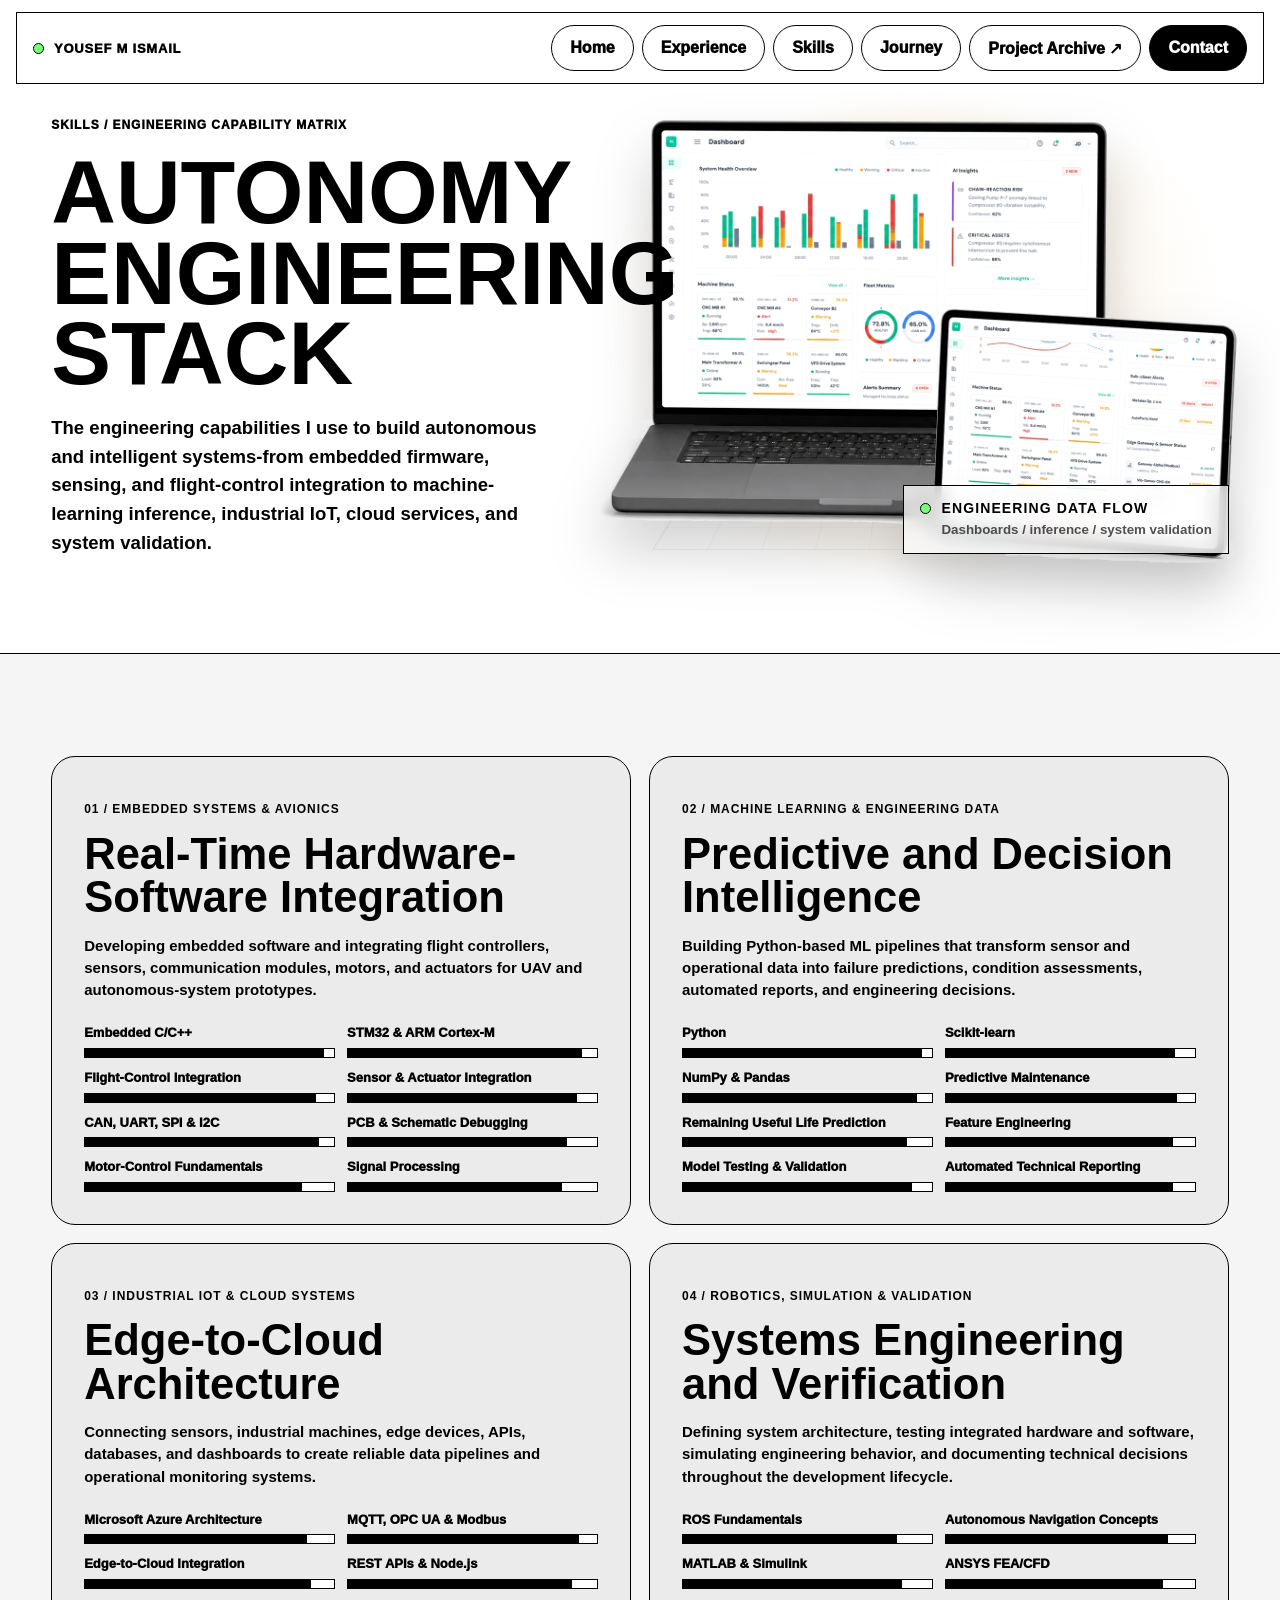
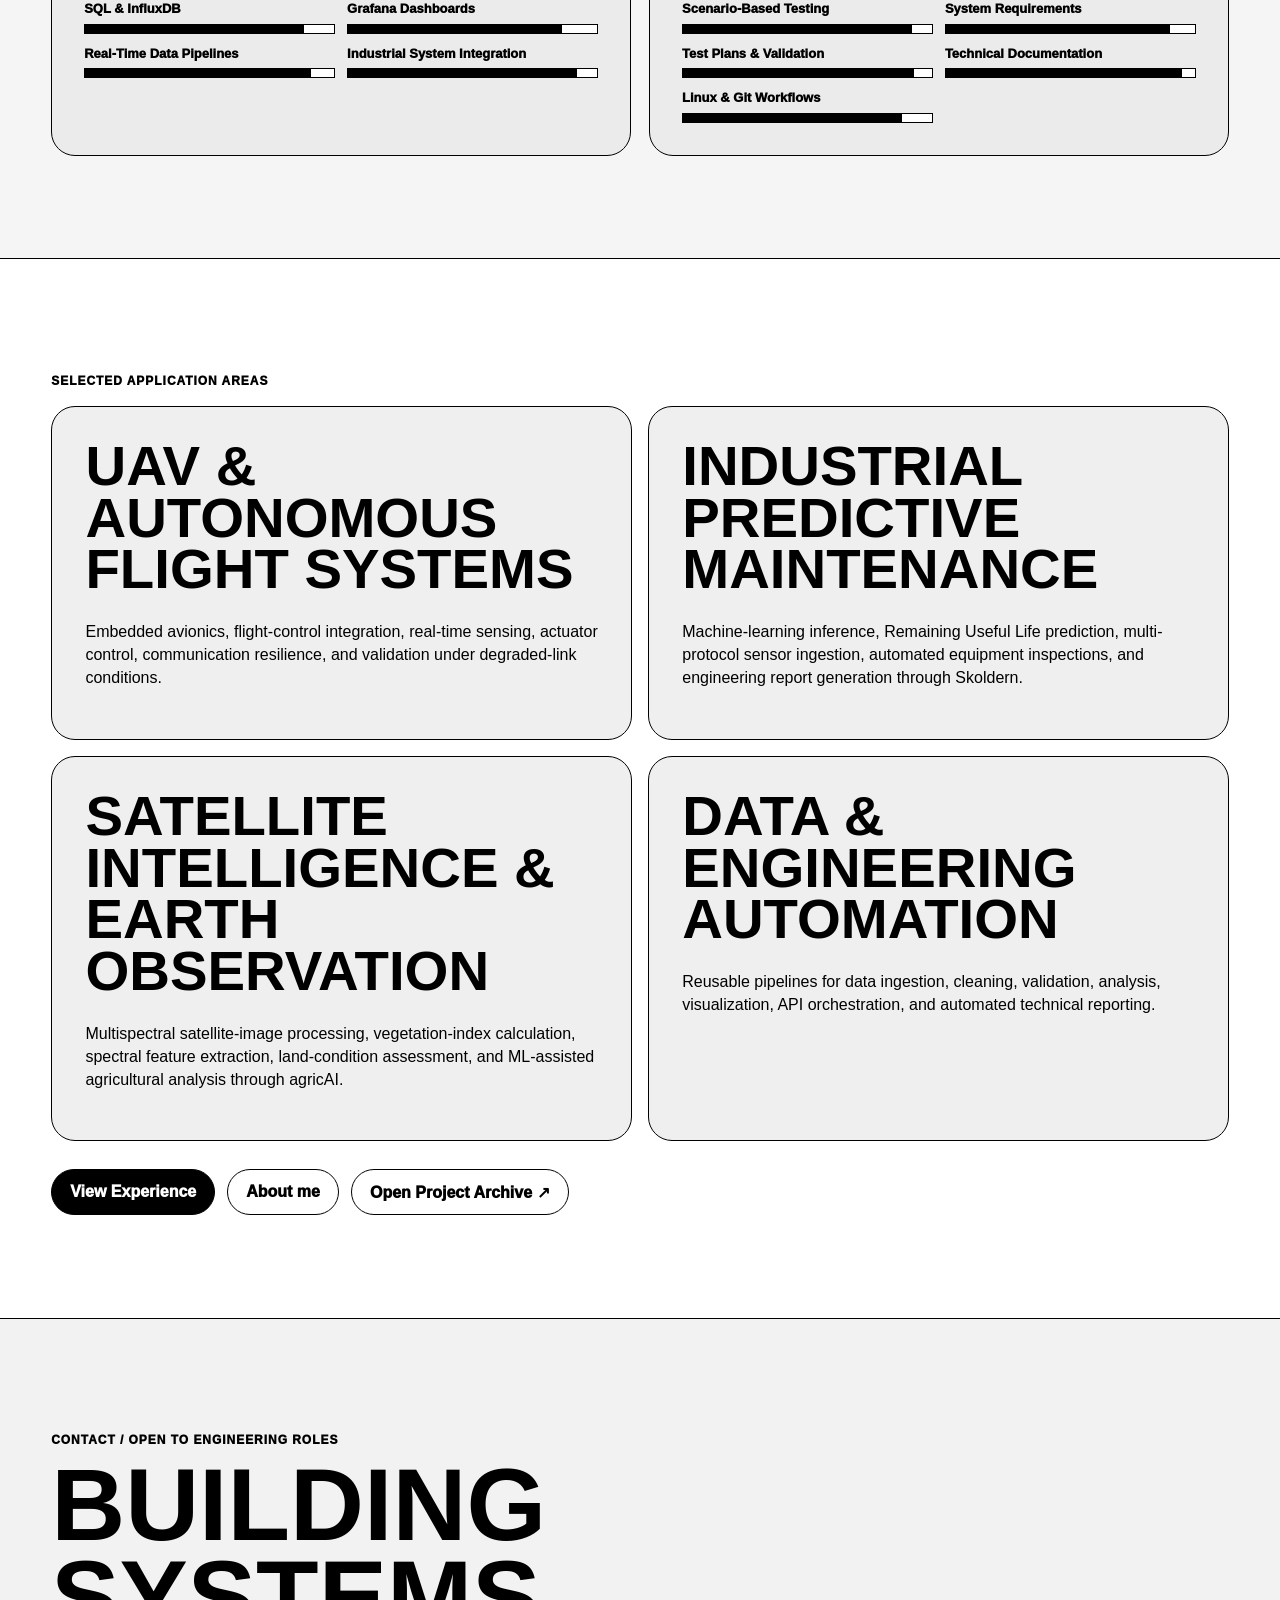
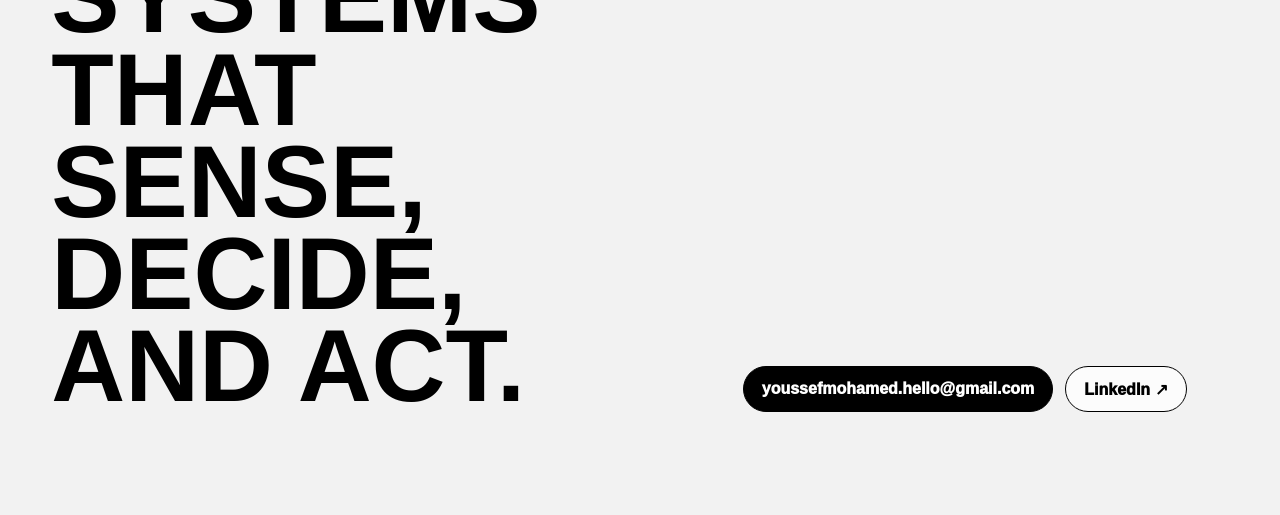
<file: skills.html>
<!doctype html>
<html lang="en">
<head>
  <meta charset="utf-8">
  <meta name="viewport" content="width=device-width, initial-scale=1">
  <title>Skills - Yousef Ismail</title>
  <meta name="description" content="Autonomy engineering stack for Yousef Ismail across embedded systems, avionics, machine learning, industrial IoT, cloud systems, robotics, simulation, and validation.">
  <link rel="icon" type="image/svg+xml" href="assets/favicon.svg">
  <link rel="stylesheet" href="css/styles.css">
</head>
<body>
<a class="skip" href="#main">Skip to content</a>
<header class="nav-wrap"><nav class="nav" aria-label="Primary navigation"><a class="brand micro" href="index.html"><span class="dot"></span> YOUSEF M ISMAIL</a><button class="btn menu-btn" type="button" aria-expanded="false">☰ Menu</button><div class="nav-links"><a class="btn" href="index.html">Home</a><a class="btn" href="experience.html">Experience</a><a class="btn" href="skills.html">Skills</a><a class="btn" href="journey/index.html">Journey</a><a class="btn" href="https://app.notion.com/p/39bf5271db8d8144888dfe8ed047adbc" target="_blank" rel="noopener noreferrer">Project Archive ↗</a><a class="btn black" href="mailto:youssefmohamed.hello@gmail.com">Contact</a></div></nav></header>
<main id="main">
<section class="section hero-page skills-hero"><div class="shell skills-hero-grid"><div class="skills-hero-copy"><p class="micro">SKILLS / ENGINEERING CAPABILITY MATRIX</p><h1 class="display">AUTONOMY ENGINEERING STACK</h1><p class="lead">The engineering capabilities I use to build autonomous and intelligent systems-from embedded firmware, sensing, and flight-control integration to machine-learning inference, industrial IoT, cloud services, and system validation.</p></div><div class="skills-hero-visual reveal"><div class="skills-hero-glow"></div><img src="assets/skills-dashboard-hero-cutout.png" alt="Industrial AI dashboard shown on laptop and tablet"><div class="skills-hero-caption"><span class="dot"></span><strong>ENGINEERING DATA FLOW</strong><small>Dashboards / inference / system validation</small></div></div></div></section>
<section class="section story skills-stack-section"><div class="shell skills-grid skills-stack-grid">
<article class="skill-card reveal"><p class="micro">01 / EMBEDDED SYSTEMS & AVIONICS</p><h2>Real-Time Hardware-Software Integration</h2><p>Developing embedded software and integrating flight controllers, sensors, communication modules, motors, and actuators for UAV and autonomous-system prototypes.</p><div class="skill-bars"><div class="skill-row"><span>Embedded C/C++</span><i style="--level:96%"></i></div><div class="skill-row"><span>STM32 & ARM Cortex-M</span><i style="--level:94%"></i></div><div class="skill-row"><span>Flight-Control Integration</span><i style="--level:93%"></i></div><div class="skill-row"><span>Sensor & Actuator Integration</span><i style="--level:92%"></i></div><div class="skill-row"><span>CAN, UART, SPI & I2C</span><i style="--level:94%"></i></div><div class="skill-row"><span>PCB & Schematic Debugging</span><i style="--level:88%"></i></div><div class="skill-row"><span>Motor-Control Fundamentals</span><i style="--level:87%"></i></div><div class="skill-row"><span>Signal Processing</span><i style="--level:86%"></i></div></div></article>
<article class="skill-card reveal"><p class="micro">02 / MACHINE LEARNING & ENGINEERING DATA</p><h2>Predictive and Decision Intelligence</h2><p>Building Python-based ML pipelines that transform sensor and operational data into failure predictions, condition assessments, automated reports, and engineering decisions.</p><div class="skill-bars"><div class="skill-row"><span>Python</span><i style="--level:96%"></i></div><div class="skill-row"><span>Scikit-learn</span><i style="--level:92%"></i></div><div class="skill-row"><span>NumPy & Pandas</span><i style="--level:94%"></i></div><div class="skill-row"><span>Predictive Maintenance</span><i style="--level:93%"></i></div><div class="skill-row"><span>Remaining Useful Life Prediction</span><i style="--level:90%"></i></div><div class="skill-row"><span>Feature Engineering</span><i style="--level:91%"></i></div><div class="skill-row"><span>Model Testing & Validation</span><i style="--level:92%"></i></div><div class="skill-row"><span>Automated Technical Reporting</span><i style="--level:91%"></i></div></div></article>
<article class="skill-card reveal"><p class="micro">03 / INDUSTRIAL IoT & CLOUD SYSTEMS</p><h2>Edge-to-Cloud Architecture</h2><p>Connecting sensors, industrial machines, edge devices, APIs, databases, and dashboards to create reliable data pipelines and operational monitoring systems.</p><div class="skill-bars"><div class="skill-row"><span>Microsoft Azure Architecture</span><i style="--level:89%"></i></div><div class="skill-row"><span>MQTT, OPC UA & Modbus</span><i style="--level:93%"></i></div><div class="skill-row"><span>Edge-to-Cloud Integration</span><i style="--level:91%"></i></div><div class="skill-row"><span>REST APIs & Node.js</span><i style="--level:90%"></i></div><div class="skill-row"><span>SQL & InfluxDB</span><i style="--level:88%"></i></div><div class="skill-row"><span>Grafana Dashboards</span><i style="--level:86%"></i></div><div class="skill-row"><span>Real-Time Data Pipelines</span><i style="--level:91%"></i></div><div class="skill-row"><span>Industrial System Integration</span><i style="--level:92%"></i></div></div></article>
<article class="skill-card reveal"><p class="micro">04 / ROBOTICS, SIMULATION & VALIDATION</p><h2>Systems Engineering and Verification</h2><p>Defining system architecture, testing integrated hardware and software, simulating engineering behavior, and documenting technical decisions throughout the development lifecycle.</p><div class="skill-bars"><div class="skill-row"><span>ROS Fundamentals</span><i style="--level:86%"></i></div><div class="skill-row"><span>Autonomous Navigation Concepts</span><i style="--level:89%"></i></div><div class="skill-row"><span>MATLAB & Simulink</span><i style="--level:88%"></i></div><div class="skill-row"><span>ANSYS FEA/CFD</span><i style="--level:87%"></i></div><div class="skill-row"><span>Scenario-Based Testing</span><i style="--level:92%"></i></div><div class="skill-row"><span>System Requirements</span><i style="--level:90%"></i></div><div class="skill-row"><span>Test Plans & Validation</span><i style="--level:93%"></i></div><div class="skill-row"><span>Technical Documentation</span><i style="--level:95%"></i></div><div class="skill-row"><span>Linux & Git Workflows</span><i style="--level:88%"></i></div></div></article>
</div></section>
<section class="section skills-applications"><div class="shell"><p class="micro">SELECTED APPLICATION AREAS</p><div class="domains application-grid skills-application-grid" style="margin-top:18px"><article class="panel domain reveal"><h3 class="display">UAV & AUTONOMOUS FLIGHT SYSTEMS</h3><p>Embedded avionics, flight-control integration, real-time sensing, actuator control, communication resilience, and validation under degraded-link conditions.</p></article><article class="panel domain reveal"><h3 class="display">INDUSTRIAL PREDICTIVE MAINTENANCE</h3><p>Machine-learning inference, Remaining Useful Life prediction, multi-protocol sensor ingestion, automated equipment inspections, and engineering report generation through Skoldern.</p></article><article class="panel domain reveal"><h3 class="display">SATELLITE INTELLIGENCE & EARTH OBSERVATION</h3><p>Multispectral satellite-image processing, vegetation-index calculation, spectral feature extraction, land-condition assessment, and ML-assisted agricultural analysis through agricAI.</p></article><article class="panel domain reveal"><h3 class="display">DATA & ENGINEERING AUTOMATION</h3><p>Reusable pipelines for data ingestion, cleaning, validation, analysis, visualization, API orchestration, and automated technical reporting.</p></article></div><div class="actions"><a class="btn black" href="experience.html">View Experience</a><a class="btn" href="journey/index.html">About me</a><a class="btn" href="https://app.notion.com/p/39bf5271db8d8144888dfe8ed047adbc" target="_blank" rel="noopener noreferrer">Open Project Archive ↗</a></div></div></section>
</main>
<footer class="section footer"><div class="shell footer-grid"><div><p class="micro">CONTACT / OPEN TO ENGINEERING ROLES</p><h2 class="display">BUILDING SYSTEMS THAT SENSE, DECIDE, AND ACT.</h2></div><div class="actions"><a class="btn black" href="mailto:youssefmohamed.hello@gmail.com">youssefmohamed.hello@gmail.com</a><a class="btn" href="https://www.linkedin.com/in/yuosfe/" target="_blank" rel="noopener noreferrer">LinkedIn ↗</a></div></div></footer>
<script src="js/main.js"></script>
</body>
</html>
</file>
<file: css/styles.css>
:root{--paper:#fff;--ink:#000;--panel:#e2e2e2;--live:#77ff77;--warm:#f7d6a5;--muted:rgba(0,0,0,.68);--max:1540px}*{box-sizing:border-box}html{scroll-behavior:smooth}body{margin:0;background:var(--paper);color:var(--ink);font-family:Manrope,Inter,Segoe UI,Arial,sans-serif;overflow-x:hidden}img{max-width:100%;display:block}a{color:inherit;text-decoration:none}.skip{position:fixed;top:12px;left:12px;z-index:99;transform:translateY(-160%);background:#fff;border:1px solid #000;padding:10px 14px;font-weight:900}.skip:focus{transform:none}.shell{width:min(var(--max),100%);margin:auto}.section{padding:clamp(72px,10vw,150px) clamp(16px,4vw,72px)}.display{font-family:Arial Black,Impact,sans-serif;letter-spacing:0;line-height:.9}.micro{font-size:12px;letter-spacing:.08em;text-transform:uppercase;font-weight:950}.btn{display:inline-flex;align-items:center;justify-content:center;gap:8px;min-height:46px;border:1px solid #000;border-radius:999px;padding:12px 18px;font-weight:950;background:rgba(255,255,255,.78);transition:.18s}.btn:hover{transform:translateY(-2px)}.btn.black{background:#000;color:#fff}.panel{border:1px solid #000;border-radius:24px;background:rgba(226,226,226,.56)}.dot{width:11px;height:11px;border:1px solid #000;border-radius:50%;background:var(--live);display:inline-block;box-shadow:0 0 0 0 rgba(119,255,119,.75);animation:pulse 1.6s infinite}@keyframes pulse{70%{box-shadow:0 0 0 9px rgba(119,255,119,0)}100%{box-shadow:0 0 0 0 rgba(119,255,119,0)}}@keyframes load{from{transform:scaleX(.08)}to{transform:scaleX(1)}}.boot{position:fixed;inset:0;background:#fff;z-index:200;display:grid;place-items:center}.boot.hide{opacity:0;pointer-events:none;transition:.25s}.boot-card{width:min(620px,90vw);border:1px solid #000;padding:22px;background:#fff}.bar{height:8px;border:1px solid #000;margin:26px 0 18px}.bar span{display:block;height:100%;background:#000;transform-origin:left;animation:load 1.1s ease-out forwards}.nav-wrap{position:fixed;top:0;left:0;right:0;z-index:80;padding:12px 16px;transition:.2s}.nav-wrap.scrolled{background:rgba(226,226,226,.82);backdrop-filter:blur(16px)}.nav{max-width:var(--max);margin:auto;border:1px solid #000;background:rgba(255,255,255,.78);backdrop-filter:blur(16px);display:flex;justify-content:space-between;align-items:center;padding:12px 16px}.brand{display:flex;gap:10px;align-items:center}.nav-links{display:flex;gap:8px;align-items:center}.menu-btn{display:none}.hero{min-height:100vh;padding:122px clamp(16px,4vw,72px) 62px;position:relative;overflow:hidden}.hero-grid{display:grid;grid-template-columns:minmax(0,1fr) minmax(340px,460px);gap:32px;align-items:center}.hero h1{font-size:clamp(44px,5.8vw,92px);margin:22px 0;max-width:960px;overflow-wrap:normal}.lead{font-size:clamp(17px,1.55vw,22px);font-weight:800;line-height:1.55;max-width:820px}.actions{display:flex;flex-wrap:wrap;gap:12px;margin-top:28px}.visual{position:relative;min-height:520px;display:grid;place-items:center;perspective:1400px;overflow:visible}.halo{position:absolute;inset:8% 3%;border-radius:50%;background:radial-gradient(circle,rgba(247,214,165,.95),rgba(247,214,165,.22) 46%,transparent 70%);filter:blur(8px)}.grid-field{position:absolute;inset:12% 2% 8%;background:linear-gradient(rgba(0,0,0,.12) 1px,transparent 1px),linear-gradient(90deg,rgba(0,0,0,.12) 1px,transparent 1px);background-size:42px 42px;transform:rotateX(66deg);opacity:.35}.robot{position:relative;z-index:2;width:min(82%,420px);max-height:60vh;object-fit:contain;filter:drop-shadow(0 28px 24px rgba(0,0,0,.16));transition:transform .2s}.label{position:absolute;z-index:3;border:1px solid #000;background:rgba(255,255,255,.86);padding:8px 12px;font-size:12px;font-weight:950;white-space:nowrap}.l1{left:2%;top:20%}.l2{right:2%;top:18%}.l3{left:4%;bottom:22%}.l4{right:0;bottom:27%}.status{position:absolute;right:8px;bottom:16px;z-index:4;width:min(230px,82%);border:1px solid #000;background:rgba(226,226,226,.78);backdrop-filter:blur(10px);padding:15px}.status-head{display:flex;justify-content:space-between;align-items:center;gap:12px}.status strong{display:block;font-size:clamp(22px,2.4vw,30px);line-height:1.05;margin:12px 0}.metrics{display:grid;grid-template-columns:repeat(4,minmax(0,1fr));gap:16px}.metric{padding:24px;min-height:245px}.metric strong{font-size:clamp(38px,4.6vw,76px);font-family:Arial Black,Impact,sans-serif;line-height:.95;display:block;overflow-wrap:anywhere}.metric p{font-size:clamp(15px,1.3vw,20px);font-weight:850;line-height:1.35}.metric small{display:block;margin-top:12px;color:var(--muted);font-weight:800;line-height:1.4}.story{border-top:1px solid #000;border-bottom:1px solid #000;background:rgba(226,226,226,.35)}.story-grid{display:grid;grid-template-columns:.88fr 1.12fr;gap:54px;align-items:center}.story h2,.final h2{font-size:clamp(46px,8vw,126px);margin:0}.stacked{position:relative;min-height:520px}.stacked .halo{z-index:0}.dash-a,.dash-b{position:absolute;border:1px solid #000;object-fit:cover;background:#fff}.dash-a{right:0;top:20px;width:86%;transform:rotate(-2deg)}.dash-b{left:0;bottom:20px;width:56%;transform:rotate(2deg)}.cards{display:grid;grid-template-columns:repeat(2,1fr);gap:16px}.card{padding:24px}.card h3{margin:0 0 16px;font-size:clamp(28px,4vw,54px)}.domains{display:grid;grid-template-columns:repeat(4,1fr);gap:16px}.domain{min-height:260px;padding:24px}.domain h3{font-size:clamp(32px,3.5vw,58px);margin:0 0 34px}.about{display:grid;grid-template-columns:.72fr 1fr;gap:44px;align-items:center}.portrait{border:1px solid #000;background:var(--panel);overflow:hidden}.portrait img{aspect-ratio:4/5;object-fit:cover;width:100%}.big-copy{font-size:clamp(28px,4vw,64px);font-weight:950;line-height:1.05}.tags{display:flex;flex-wrap:wrap;gap:8px;margin-top:28px}.tag{border:1px solid #000;background:rgba(226,226,226,.65);padding:8px 11px;font-size:13px;font-weight:950}.footer{border-top:1px solid #000;background:rgba(226,226,226,.45)}.footer-grid{display:grid;grid-template-columns:1.15fr .85fr;gap:34px;align-items:end}.footer h2{font-size:clamp(48px,8vw,130px);margin:0}.hero-page{padding-top:145px}.hero-page h1{font-size:clamp(54px,10vw,150px);margin:20px 0}.timeline{border-top:1px solid #000;border-bottom:1px solid #000;background:rgba(226,226,226,.35)}.timeline-grid{display:grid;grid-template-columns:.27fr 1fr .34fr;gap:28px}.sticky{position:sticky;top:110px;border:1px solid #000;background:#fff;padding:22px}.role{background:#fff;border:1px solid #000;border-radius:24px;padding:28px;margin-bottom:18px}.role-top{display:flex;justify-content:space-between;gap:20px;border-bottom:1px solid #000;padding-bottom:18px}.role h2{font-size:clamp(28px,4vw,58px);line-height:1;margin:12px 0 8px}.role li{margin:10px 0;font-weight:750;line-height:1.5}.tool-list{display:flex;flex-wrap:wrap;gap:8px;margin-top:18px}.matrix{display:grid;grid-template-columns:repeat(3,1fr);gap:16px}.project-list{display:grid;gap:22px}.project{display:grid;grid-template-columns:.82fr 1.18fr;border:1px solid #000;background:#fff;overflow:hidden}.project-img{position:relative;min-height:330px;border-right:1px solid #000;background:#e2e2e2;overflow:hidden}.project-img img{width:100%;height:100%;object-fit:cover;transition:.4s}.project:hover img{transform:scale(1.04)}.project-body{padding:30px;display:grid;gap:22px}.project h2{font-size:clamp(32px,4.4vw,72px);line-height:1;margin:0}.proof{display:grid;grid-template-columns:repeat(2,1fr);gap:10px}.proof span{border:1px solid #000;background:rgba(226,226,226,.65);padding:12px;font-weight:950}.reveal{opacity:0;transform:translateY(28px);transition:.6s ease}.reveal.show{opacity:1;transform:none}@media(max-width:1180px){.hero-grid{grid-template-columns:1fr}.visual{min-height:430px}.hero h1{font-size:clamp(44px,11vw,104px)}.status{right:18px}.metrics{grid-template-columns:repeat(2,minmax(0,1fr))}.domains{grid-template-columns:repeat(2,1fr)}}@media(max-width:980px){.nav-links{display:none}.menu-btn{display:inline-flex}.nav.open{align-items:flex-start}.nav.open .nav-links{position:fixed;inset:74px 0 0;display:grid;background:#fff;padding:16px;align-content:start}.nav.open .nav-links a{border:1px solid #000;padding:20px;font-family:Arial Black,Impact,sans-serif;font-size:clamp(30px,12vw,78px);border-radius:0}.hero{min-height:auto}.story-grid,.about,.footer-grid,.timeline-grid,.project{grid-template-columns:1fr}.visual{min-height:420px}.metrics,.domains,.cards,.matrix,.proof{grid-template-columns:1fr}.sticky{position:static}.timeline-grid aside{display:none}.project-img{border-right:0;border-bottom:1px solid #000}.hero h1{font-size:clamp(42px,14vw,84px);word-break:normal}.label{display:none}.metric{min-height:auto}}@media(prefers-reduced-motion:reduce){*,*:before,*:after{animation-duration:1ms!important;transition-duration:1ms!important;scroll-behavior:auto!important}.reveal{opacity:1;transform:none}}

.skills-grid{display:grid;grid-template-columns:repeat(2,minmax(0,1fr));gap:18px}.skill-card{border:1px solid #000;border-radius:24px;background:rgba(226,226,226,.5);padding:26px;min-height:290px}.skill-card h2{font-size:clamp(30px,4vw,58px);line-height:1;margin:0 0 18px}.skill-list{display:grid;grid-template-columns:repeat(2,minmax(0,1fr));gap:10px;margin-top:18px}.skill-list span{border:1px solid #000;background:#fff;padding:10px 12px;font-weight:900;font-size:14px}.skill-proof{display:grid;grid-template-columns:repeat(4,minmax(0,1fr));gap:16px}.skill-proof .metric{min-height:210px}.capability-strip{display:grid;grid-template-columns:repeat(3,minmax(0,1fr));gap:12px;margin:26px 0}.capability-strip span{border:1px solid #000;background:rgba(226,226,226,.6);padding:14px 16px;font-weight:950}.about .tags{display:none}@media(max-width:980px){.skills-grid,.skill-list,.skill-proof,.capability-strip{grid-template-columns:1fr}.skill-card{min-height:auto}}

/* Final polish: cleaner 3D hero, animated scroll states, and tighter brand/metric layout. */
.brand{font-size:13px;letter-spacing:.06em;white-space:nowrap}.hero-grid{grid-template-columns:minmax(0,1fr) minmax(380px,520px)}.robot-stage{isolation:isolate;transform-style:preserve-3d}.robot-stage .halo{inset:3% -8% 8%;opacity:.95}.robot-stage .robot{width:min(84%,470px);max-height:64vh;transform-style:preserve-3d;filter:drop-shadow(0 34px 25px rgba(0,0,0,.22));z-index:5}.robot-floor{position:absolute;left:8%;right:8%;bottom:10%;height:34%;border:1px solid rgba(0,0,0,.28);background:linear-gradient(transparent,rgba(247,214,165,.16)),repeating-linear-gradient(90deg,rgba(0,0,0,.12) 0 1px,transparent 1px 42px),repeating-linear-gradient(0deg,rgba(0,0,0,.1) 0 1px,transparent 1px 42px);transform:rotateX(68deg) translateY(8px);transform-origin:center bottom;z-index:1}.orbit{position:absolute;border:1px solid rgba(0,0,0,.36);border-radius:50%;z-index:2;transform-style:preserve-3d}.orbit-a{width:86%;height:46%;transform:rotateX(66deg) rotateZ(-10deg);bottom:17%}.orbit-b{width:62%;height:30%;transform:rotateX(68deg) rotateZ(18deg);bottom:25%;opacity:.6}.robot-caption{position:absolute;right:0;bottom:2%;z-index:8;border:1px solid #000;background:rgba(255,255,255,.82);backdrop-filter:blur(12px);padding:14px 16px;display:grid;grid-template-columns:auto 1fr;gap:5px 10px;align-items:center;max-width:270px}.robot-caption strong{font-size:14px;letter-spacing:.08em}.robot-caption small{grid-column:2;color:var(--muted);font-weight:850;line-height:1.35}.metric:nth-child(3){background:rgba(247,214,165,.34)}.reveal{opacity:0;transform:translateY(46px) scale(.985);transition:opacity .55s ease,transform .7s cubic-bezier(.2,.75,.2,1)}.reveal.show{opacity:1;transform:translateY(0) scale(1)}.reveal.out-up{opacity:.16;transform:translateY(-34px) scale(.99)}.reveal.out-down{opacity:.16;transform:translateY(34px) scale(.99)}.story .reveal:nth-child(odd),.domains .reveal:nth-child(odd),.skills-grid .reveal:nth-child(odd){transition-delay:.04s}.story .reveal:nth-child(even),.domains .reveal:nth-child(even),.skills-grid .reveal:nth-child(even){transition-delay:.1s}@media(max-width:1180px){.hero-grid{grid-template-columns:1fr}.robot-stage .robot{width:min(76%,430px)}.robot-caption{right:18px}}@media(max-width:980px){.brand{font-size:12px}.robot-floor,.orbit{display:none}.robot-caption{left:16px;right:16px;bottom:0;max-width:none}.robot-stage .robot{width:min(86%,390px)}}

/* Screen-by-screen scroll, responsive containment, skill bars, and animated geometry. */
html{scroll-snap-type:y mandatory;scroll-padding-top:0}body{max-width:100vw}.hero,.section,.footer{min-height:100svh;scroll-snap-align:start;scroll-snap-stop:always;display:flex;align-items:center}.shell{max-width:calc(100vw - clamp(32px,8vw,144px))}.nav{max-width:calc(100vw - 32px)}.nav-links{flex-wrap:wrap;justify-content:flex-end}.hero{padding-top:110px}.hero h1{font-size:clamp(48px,5.4vw,90px)}.lead{max-width:760px}.robot-stage .robot{width:min(92%,620px);filter:grayscale(1) contrast(1.1) drop-shadow(0 34px 25px rgba(0,0,0,.22))}.robot-caption{background:rgba(255,255,255,.9)}.domains{grid-template-columns:repeat(2,minmax(0,1fr))}.domain{overflow:hidden}.domain h3{font-size:clamp(34px,4.2vw,72px);overflow-wrap:anywhere}.application-grid{grid-template-columns:repeat(2,minmax(0,1fr))}.application-grid .domain h3{font-size:clamp(34px,4.8vw,78px)}.data-visual{position:relative;min-height:560px;border:1px solid #000;border-radius:28px;background:radial-gradient(circle at 50% 40%,rgba(247,214,165,.42),transparent 42%),linear-gradient(#fff,#f6f6f6);overflow:hidden;isolation:isolate}.data-visual:before{content:"";position:absolute;inset:10%;border:1px solid rgba(0,0,0,.18);transform:perspective(900px) rotateX(62deg);background:repeating-linear-gradient(90deg,rgba(0,0,0,.12) 0 1px,transparent 1px 56px),repeating-linear-gradient(0deg,rgba(0,0,0,.1) 0 1px,transparent 1px 56px);animation:gridDrift 7s ease-in-out infinite alternate}.diagram-ring{position:absolute;inset:16%;border:1px solid #000;border-radius:50%;transform:rotateX(64deg) rotateZ(-12deg);animation:spinRing 8s linear infinite}.diagram-node{position:absolute;border:1px solid #000;background:#fff;padding:12px 15px;font-weight:950;letter-spacing:.06em}.n1{left:10%;top:20%}.n2{right:12%;top:18%}.n3{left:18%;bottom:18%}.n4{right:10%;bottom:20%}.chart-bars{position:absolute;left:34%;right:34%;bottom:20%;height:46%;display:flex;align-items:end;gap:12px}.chart-bars span{flex:1;border:1px solid #000;background:#000;transform-origin:bottom;animation:barPulse 1.8s ease-in-out infinite}.chart-bars span:nth-child(2){height:72%;animation-delay:.15s}.chart-bars span:nth-child(3){height:92%;animation-delay:.3s}.chart-bars span:nth-child(4){height:58%;animation-delay:.45s}.chart-bars span:nth-child(5){height:84%;animation-delay:.6s}.chart-bars span:first-child{height:48%}.signal-line{position:absolute;left:12%;right:12%;top:50%;height:1px;background:#000;transform:rotate(-8deg);animation:signalSweep 3s ease-in-out infinite alternate}.skill-bars{display:grid;gap:14px;margin-top:22px}.skill-row{display:grid;gap:7px}.skill-row span{font-weight:950}.skill-row i{display:block;height:12px;border:1px solid #000;background:#fff;position:relative;overflow:hidden}.skill-row i:before{content:"";position:absolute;inset:0 auto 0 0;width:var(--level);background:#000;transform-origin:left;animation:fillBar 1.15s cubic-bezier(.2,.75,.2,1) both}.skill-list{display:none}.skill-card{min-height:auto}.skill-card p{font-weight:750;line-height:1.45}.skills-hero{min-height:100svh}.skills-hero .lead{max-width:720px}.skill-proof{display:none}@keyframes fillBar{from{transform:scaleX(.85)}to{transform:scaleX(1)}}@keyframes barPulse{0%,100%{transform:scaleY(.72)}50%{transform:scaleY(1)}}@keyframes spinRing{to{transform:rotateX(64deg) rotateZ(348deg)}}@keyframes gridDrift{to{transform:perspective(900px) rotateX(62deg) translateY(-18px)}}@keyframes signalSweep{to{transform:rotate(8deg) translateY(-18px)}}@media(max-width:1180px){.domains,.application-grid{grid-template-columns:1fr 1fr}.hero h1{font-size:clamp(46px,9vw,96px)}}@media(max-width:980px){html{scroll-snap-type:y proximity}.hero,.section,.footer{min-height:auto;scroll-snap-align:start}.shell{max-width:calc(100vw - 32px)}.domains,.application-grid{grid-template-columns:1fr}.data-visual{min-height:430px}.chart-bars{left:28%;right:28%}.nav{max-width:calc(100vw - 24px)}.nav.open .nav-links{overflow:auto}.hero h1{font-size:clamp(40px,13vw,82px)}}@media(prefers-reduced-motion:reduce){html{scroll-snap-type:none}.data-visual:before,.diagram-ring,.chart-bars span,.signal-line,.skill-row i:before{animation:none}}

body{transition:opacity .18s ease,transform .18s ease}body.page-leave{opacity:.08;transform:translateY(10px) scale(.995)}

/* Revert to the calmer original animation model and fix layout overflow. */
html{scroll-snap-type:none!important;scroll-padding-top:0;scroll-behavior:smooth}.hero,.section,.footer{display:block!important;min-height:auto!important;scroll-snap-align:none!important}.hero{min-height:100vh!important;padding-top:122px!important}.section{padding-top:clamp(72px,8vw,120px);padding-bottom:clamp(72px,8vw,120px)}body{transition:none!important;transform:none!important}.reveal,.metric,.domain,.role,.skill-card,.data-visual{opacity:0;transform:translateY(34px);transition:opacity .65s ease,transform .8s cubic-bezier(.2,.75,.2,1)}.reveal.show,.metric.show,.domain.show,.role.show,.skill-card.show,.data-visual.show{opacity:1;transform:none}.reveal.out-up,.reveal.out-down{opacity:0;transform:translateY(34px)}.hero-grid{grid-template-columns:minmax(0,1fr) minmax(420px,620px);align-items:center}.robot-stage{background:transparent!important;overflow:visible}.robot-stage .robot{width:min(94%,680px);max-height:66vh;mix-blend-mode:multiply;filter:grayscale(1) contrast(1.08) drop-shadow(0 34px 25px rgba(0,0,0,.18));background:transparent!important}.robot-floor{opacity:.38}.orbit{opacity:.42}.robot-caption{background:rgba(255,255,255,.72);backdrop-filter:blur(10px)}.story{overflow:hidden}.story-grid{grid-template-columns:minmax(0,.95fr) minmax(360px,1.05fr);gap:clamp(24px,4vw,54px)}.story h2{font-size:clamp(42px,5.8vw,92px);max-width:900px;overflow-wrap:normal}.story .lead{font-size:clamp(17px,1.35vw,21px);max-width:720px}.data-visual{min-height:clamp(360px,42vw,560px);border:none;border-radius:0;background:radial-gradient(circle at 50% 45%,rgba(247,214,165,.38),transparent 42%);overflow:visible}.data-visual:before{inset:12%;border-color:rgba(0,0,0,.16)}.cards{grid-template-columns:minmax(0,1fr) minmax(0,1fr)}.card{overflow:hidden}.card h3{font-size:clamp(30px,3.8vw,62px)}.domains,.application-grid{grid-template-columns:repeat(2,minmax(0,1fr))}.domain h3,.application-grid .domain h3{font-size:clamp(34px,4vw,70px);overflow-wrap:anywhere}.shell{width:min(var(--max),calc(100vw - clamp(32px,8vw,144px)));max-width:none}.nav{max-width:calc(100vw - 32px)}@media(max-width:1180px){.hero-grid,.story-grid{grid-template-columns:1fr}.robot-stage .robot{width:min(82%,620px)}.story h2{font-size:clamp(40px,8vw,84px)}.data-visual{min-height:430px}.domains,.application-grid{grid-template-columns:1fr 1fr}}@media(max-width:980px){.hero{min-height:auto!important}.shell{width:min(100%,calc(100vw - 32px))}.domains,.application-grid,.cards{grid-template-columns:1fr}.robot-stage .robot{width:min(92%,520px)}.robot-floor,.orbit{display:none}.robot-caption{position:relative;left:auto;right:auto;bottom:auto;margin-top:14px;max-width:none}.story h2{font-size:clamp(38px,12vw,72px)}.data-visual{min-height:360px}}

/* Robot cutout final fix: remove the visible image rectangle and integrate the robot into the page. */
.robot-stage{min-height:clamp(520px,58vw,760px);background:transparent!important;overflow:visible;position:relative}.robot-stage:before{content:"";position:absolute;inset:5% -8% 0;border-radius:50%;background:radial-gradient(circle at 52% 45%,rgba(247,214,165,.72),rgba(247,214,165,.24) 42%,transparent 68%);filter:blur(8px);z-index:0}.robot-stage:after{content:"";position:absolute;left:5%;right:5%;bottom:9%;height:31%;background:repeating-linear-gradient(90deg,rgba(0,0,0,.10) 0 1px,transparent 1px 58px),repeating-linear-gradient(0deg,rgba(0,0,0,.08) 0 1px,transparent 1px 58px);border:1px solid rgba(0,0,0,.16);transform:perspective(900px) rotateX(66deg);transform-origin:center bottom;z-index:1}.robot-stage .halo,.robot-floor{display:none!important}.robot-stage .robot{position:relative;z-index:4;width:min(100%,760px);max-height:72vh;object-fit:contain;background:transparent!important;mix-blend-mode:normal!important;filter:contrast(1.08) saturate(.92) drop-shadow(0 34px 28px rgba(0,0,0,.24))!important}.orbit{z-index:2;border-color:rgba(0,0,0,.24)}.orbit-a{width:86%;height:38%;bottom:21%}.orbit-b{width:58%;height:24%;bottom:31%}.robot-caption{right:4%;bottom:5%;background:rgba(255,255,255,.66);border:1px solid rgba(0,0,0,.75);box-shadow:0 18px 40px rgba(0,0,0,.10)}@media(max-width:1180px){.robot-stage{min-height:520px}.robot-stage .robot{width:min(92%,680px)}}@media(max-width:980px){.robot-stage{min-height:440px}.robot-stage:after,.orbit{display:none}.robot-stage .robot{width:min(100%,560px)}.robot-caption{position:relative;right:auto;bottom:auto;margin-inline:auto;width:min(100%,360px)}}

/* Final request polish: remove huge Experience heading scale and keep page hero close to Skills sizing. */
.hero-page h1{font-size:clamp(46px,6.2vw,92px)!important;max-width:980px;overflow-wrap:normal}.hero-page{padding-top:clamp(130px,12vw,170px)}.hero-page .lead{font-size:clamp(17px,1.45vw,22px);max-width:840px}.experience-compact h1{font-size:clamp(44px,5.8vw,86px)!important}.actions:empty{display:none}
@media(max-width:980px){.hero-page h1{font-size:clamp(38px,12vw,72px)!important;word-break:normal}}

/* Final asset swap: UAV on Home, MIR-1 robot on Experience. */
.home-uav-stage{min-height:clamp(500px,48vw,720px);align-self:stretch}
.home-uav-stage:before{inset:4% -6% 3%;background:radial-gradient(circle at 52% 46%,rgba(247,214,165,.5),rgba(247,214,165,.16) 40%,transparent 68%);filter:blur(10px)}
.home-uav-stage:after{left:9%;right:7%;bottom:8%;height:26%;opacity:.55}
.home-uav-stage .robot{width:min(100%,740px);max-height:68vh;object-fit:contain;filter:contrast(1.04) saturate(.9) drop-shadow(0 30px 26px rgba(0,0,0,.18))!important}
.home-uav-stage .robot-caption{right:2%;bottom:5%;max-width:330px;background:rgba(255,255,255,.72)}
.experience-hero{min-height:100vh!important;display:flex!important;align-items:center!important;overflow:hidden}
.experience-hero-grid{display:grid;grid-template-columns:minmax(0,1fr) minmax(420px,620px);gap:clamp(28px,4vw,72px);align-items:center;width:100%}
.experience-hero-copy{min-width:0;position:relative;z-index:3}
.experience-hero h1{font-size:clamp(46px,5.9vw,88px)!important;max-width:900px;line-height:.92;margin:20px 0;overflow-wrap:normal}
.experience-robot-stage{min-height:clamp(500px,47vw,700px)}
.experience-robot-stage:before{inset:2% -8% 0;background:radial-gradient(circle at 52% 44%,rgba(247,214,165,.54),rgba(247,214,165,.18) 42%,transparent 69%)}
.experience-robot-stage .robot{width:min(100%,710px);max-height:68vh;filter:contrast(1.07) saturate(.9) drop-shadow(0 32px 28px rgba(0,0,0,.22))!important}
.experience-robot-stage .robot-caption{right:3%;bottom:5%;max-width:340px;background:rgba(255,255,255,.72)}
.robot-stage img.robot{background:transparent!important;border:0!important;box-shadow:none!important}
@media(max-width:1180px){.experience-hero{min-height:auto!important;display:block!important}.experience-hero-grid{grid-template-columns:1fr}.experience-hero-copy{text-align:left}.experience-robot-stage{min-height:500px;margin-top:28px}.home-uav-stage .robot,.experience-robot-stage .robot{width:min(92%,680px)}}
@media(max-width:980px){.home-uav-stage,.experience-robot-stage{min-height:420px}.home-uav-stage:before,.experience-robot-stage:before{inset:8% -10% 4%}.home-uav-stage .robot,.experience-robot-stage .robot{width:min(100%,560px);max-height:52vh}.home-uav-stage .robot-caption,.experience-robot-stage .robot-caption{position:relative;right:auto;bottom:auto;margin:14px auto 0;width:min(100%,360px)}.experience-hero h1{font-size:clamp(38px,11vw,68px)!important}}

/* S/S1 project showcase: second project block in the story section. */
.s1-project-showcase{margin-top:clamp(28px,4vw,64px);display:grid;grid-template-columns:minmax(0,.9fr) minmax(420px,1.1fr);gap:18px;align-items:stretch}
.s1-project-copy{border:1px solid #000;border-radius:24px;background:rgba(226,226,226,.58);padding:clamp(24px,3.2vw,44px);display:flex;flex-direction:column;justify-content:space-between;min-height:430px;overflow:hidden}
.s1-project-copy h3{font-size:clamp(36px,5.2vw,86px);line-height:.9;margin:18px 0 20px;max-width:760px}
.s1-project-copy p:not(.micro){font-size:clamp(17px,1.35vw,22px);line-height:1.45;font-weight:760;max-width:760px}
.s1-project-points{display:grid;grid-template-columns:repeat(2,minmax(0,1fr));gap:10px;margin-top:28px}
.s1-project-points span{border:1px solid #000;background:#fff;padding:12px 14px;font-weight:950;line-height:1.25}
.s1-project-visual{position:relative;min-height:430px;border:1px solid #000;border-radius:24px;background:radial-gradient(circle at 48% 42%,rgba(247,214,165,.3),transparent 48%),rgba(226,226,226,.28);overflow:hidden;isolation:isolate}
.s1-project-visual:before{content:"";position:absolute;inset:12% 8% 4%;border:1px solid rgba(0,0,0,.16);background:repeating-linear-gradient(90deg,rgba(0,0,0,.08) 0 1px,transparent 1px 54px),repeating-linear-gradient(0deg,rgba(0,0,0,.07) 0 1px,transparent 1px 54px);transform:perspective(900px) rotateX(64deg);transform-origin:center bottom;z-index:0}
.s1-project-visual img{position:absolute;inset:-8% -5% auto auto;width:112%;height:112%;object-fit:contain;z-index:2;filter:grayscale(1) contrast(1.04) drop-shadow(0 28px 30px rgba(0,0,0,.18));animation:s1Float 6s ease-in-out infinite alternate}
.s1-visual-caption{position:absolute;left:24px;bottom:24px;z-index:4;border:1px solid #000;background:rgba(255,255,255,.72);backdrop-filter:blur(10px);padding:14px 16px;display:grid;grid-template-columns:auto 1fr;gap:5px 10px;align-items:center;max-width:360px;box-shadow:0 18px 40px rgba(0,0,0,.08)}
.s1-visual-caption strong{font-size:14px;letter-spacing:.08em}.s1-visual-caption small{grid-column:2;color:var(--muted);font-weight:850;line-height:1.35}
@keyframes s1Float{from{transform:translate3d(0,0,0) scale(1)}to{transform:translate3d(-12px,-14px,0) scale(1.02)}}
@media(max-width:1180px){.s1-project-showcase{grid-template-columns:1fr}.s1-project-copy{min-height:auto}.s1-project-visual{min-height:520px}.s1-project-visual img{width:108%;height:108%;inset:-5% -4% auto auto}}
@media(max-width:980px){.s1-project-copy h3{font-size:clamp(34px,10vw,66px)}.s1-project-points{grid-template-columns:1fr}.s1-project-visual{min-height:390px}.s1-project-visual:before{display:none}.s1-project-visual img{position:relative;inset:auto;width:115%;height:auto;max-width:none;margin-left:-8%;padding-top:18px}.s1-visual-caption{position:relative;left:auto;bottom:auto;margin:0 16px 16px;max-width:none}}

/* Final top-spacing correction: keep page starts tight under the fixed navigation. */
.hero{padding-top:clamp(96px,7vw,118px)!important;padding-bottom:clamp(44px,5vw,72px)!important;min-height:auto!important}
.hero-grid{align-items:start!important}
.hero-grid > div:first-child{padding-top:clamp(10px,2vw,24px)}
.home-uav-stage{margin-top:clamp(-34px,-2vw,-12px);min-height:clamp(430px,42vw,640px)}
.hero-page{padding-top:clamp(106px,7vw,126px)!important;padding-bottom:clamp(56px,6vw,86px)!important}
.experience-hero{min-height:auto!important;display:block!important;align-items:unset!important;overflow:visible!important}
.experience-hero-grid{align-items:start!important}
.experience-hero-copy{padding-top:clamp(8px,1.6vw,20px)}
.experience-robot-stage{margin-top:clamp(-28px,-1.8vw,-10px);min-height:clamp(420px,40vw,620px)}
.skills-hero{min-height:auto!important}
@media(max-width:980px){.hero{padding-top:104px!important}.hero-page{padding-top:108px!important}.hero-grid > div:first-child,.experience-hero-copy{padding-top:0}.home-uav-stage,.experience-robot-stage{margin-top:18px;min-height:360px}}

/* Final Skills page rewrite layout. */
.skills-hero h1{font-size:clamp(44px,7vw,104px)!important;max-width:1180px;line-height:.9}
.skills-hero .lead{max-width:1050px;font-size:clamp(17px,1.45vw,22px)}
.skills-stack-grid{grid-template-columns:repeat(2,minmax(0,1fr));gap:18px}
.skills-stack-grid .skill-card{padding:clamp(22px,2.5vw,34px);min-height:auto;background:rgba(226,226,226,.52);overflow:hidden}
.skills-stack-grid .skill-card h2{font-size:clamp(28px,3.4vw,54px);line-height:1;margin:14px 0 14px;max-width:760px}
.skills-stack-grid .skill-card p:not(.micro){font-size:clamp(15px,1.12vw,18px);font-weight:760;line-height:1.48;max-width:780px}
.skills-stack-grid .skill-bars{grid-template-columns:repeat(2,minmax(0,1fr));display:grid;gap:12px;margin-top:24px}
.skills-stack-grid .skill-row{gap:7px;min-width:0}
.skills-stack-grid .skill-row span{font-size:13px;line-height:1.2;overflow-wrap:anywhere}
.skills-stack-grid .skill-row i{height:10px;border-radius:0}
.skills-application-grid{grid-template-columns:repeat(2,minmax(0,1fr))!important}
.skills-application-grid .domain{min-height:300px;padding:clamp(22px,2.6vw,36px)}
.skills-application-grid .domain h3{font-size:clamp(32px,4.4vw,68px);line-height:.92;margin-bottom:26px;overflow-wrap:normal}
.skills-application-grid .domain p{font-size:clamp(16px,1.22vw,20px);line-height:1.42}
@media(max-width:1180px){.skills-stack-grid{grid-template-columns:1fr}.skills-stack-grid .skill-bars{grid-template-columns:repeat(2,minmax(0,1fr))}.skills-application-grid{grid-template-columns:1fr!important}}
@media(max-width:720px){.skills-stack-grid .skill-bars{grid-template-columns:1fr}.skills-hero h1{font-size:clamp(38px,11vw,68px)!important}.skills-application-grid .domain h3{font-size:clamp(30px,10vw,58px)}}

/* Profile/About copy restoration. */
.profile-copy{align-self:center;max-width:980px}
.profile-copy .big-copy{font-size:clamp(28px,3.4vw,58px);line-height:1.05;margin:18px 0 18px;max-width:980px}
.profile-note{font-size:clamp(16px,1.28vw,21px);font-weight:780;line-height:1.5;max-width:900px;margin:0 0 24px;color:var(--muted)}
.profile-copy .capability-strip{margin-top:22px}
@media(max-width:980px){.profile-copy .big-copy{font-size:clamp(28px,9vw,48px)}.profile-note{font-size:16px}}

/* Skills hero dashboard visual and final responsive hardening. */
.skills-hero-grid{display:grid;grid-template-columns:minmax(0,1fr) minmax(380px,620px);gap:clamp(24px,4vw,70px);align-items:center;width:100%}
.skills-hero-copy{min-width:0;position:relative;z-index:2}
.skills-hero-visual{position:relative;min-height:clamp(360px,35vw,560px);display:grid;place-items:center;overflow:visible;isolation:isolate}
.skills-hero-glow{position:absolute;inset:0 -8% 2%;border-radius:50%;background:radial-gradient(circle at 50% 45%,rgba(247,214,165,.55),rgba(247,214,165,.16) 42%,transparent 70%);filter:blur(10px);z-index:0}
.skills-hero-visual:after{content:"";position:absolute;left:7%;right:7%;bottom:5%;height:28%;border:1px solid rgba(0,0,0,.14);background:repeating-linear-gradient(90deg,rgba(0,0,0,.08) 0 1px,transparent 1px 54px),repeating-linear-gradient(0deg,rgba(0,0,0,.06) 0 1px,transparent 1px 54px);transform:perspective(900px) rotateX(65deg);transform-origin:center bottom;z-index:1}
.skills-hero-visual img{position:relative;z-index:2;width:min(106%,720px);max-width:none;object-fit:contain;filter:contrast(1.04) saturate(.95) drop-shadow(0 30px 28px rgba(0,0,0,.18));animation:skillsDashFloat 6s ease-in-out infinite alternate}
.skills-hero-caption{position:absolute;right:0;bottom:4%;z-index:4;border:1px solid #000;background:rgba(255,255,255,.74);backdrop-filter:blur(10px);padding:14px 16px;display:grid;grid-template-columns:auto 1fr;gap:5px 10px;align-items:center;max-width:330px;box-shadow:0 18px 40px rgba(0,0,0,.08)}
.skills-hero-caption strong{font-size:14px;letter-spacing:.08em}.skills-hero-caption small{grid-column:2;color:var(--muted);font-weight:850;line-height:1.35}
@keyframes skillsDashFloat{from{transform:translate3d(0,0,0) scale(1)}to{transform:translate3d(-10px,-12px,0) scale(1.015)}}
@media(max-width:1180px){.skills-hero-grid{grid-template-columns:1fr}.skills-hero-visual{min-height:460px}.skills-hero-visual img{width:min(100%,760px)}}

/* Final phone and tablet pass: prevent overflow and give mobile its own composition. */
html,body{max-width:100%;overflow-x:hidden}.nav,.shell{min-width:0}.display,.lead,.micro,.btn,.domain h3,.skill-card h2{max-width:100%}
@media(max-width:760px){
  .nav-wrap{padding:8px}.nav{padding:10px 11px;gap:10px;max-width:calc(100vw - 16px)}.brand{font-size:11px;letter-spacing:.04em;min-width:0;overflow:hidden;text-overflow:ellipsis}.brand .dot{flex:0 0 auto}.menu-btn{min-height:40px;padding:9px 12px;font-size:13px}.nav.open .nav-links{position:fixed;left:8px;right:8px;top:66px;bottom:auto;max-height:calc(100dvh - 76px);overflow:auto;display:grid;gap:8px;background:#fff;border:1px solid #000;padding:10px;z-index:120}.nav.open .nav-links a{border-radius:12px;min-height:48px;padding:12px 14px;font-family:Manrope,Inter,Segoe UI,Arial,sans-serif;font-size:18px;justify-content:flex-start}
  .section{padding:58px 16px!important}.hero,.hero-page{padding:100px 16px 54px!important}.shell{width:100%!important;max-width:100%!important}.actions{gap:10px}.actions .btn{width:100%;min-height:44px;padding:11px 14px}.lead{font-size:16px!important;line-height:1.48}.micro{font-size:11px;line-height:1.35}.hero h1,.hero-page h1,.skills-hero h1{font-size:clamp(38px,15vw,58px)!important;line-height:.9;overflow-wrap:anywhere}.hero-grid,.experience-hero-grid,.skills-hero-grid,.story-grid,.about,.footer-grid{grid-template-columns:1fr!important;gap:24px!important}.home-uav-stage,.experience-robot-stage,.skills-hero-visual{min-height:300px!important;margin-top:10px!important}.skills-hero-visual:after,.skills-hero-glow{display:none}.skills-hero-visual img{width:112%;margin-left:-6%;animation:none}.skills-hero-caption{position:relative;right:auto;bottom:auto;margin:10px auto 0;width:100%;max-width:100%}.metrics,.skills-stack-grid,.skills-stack-grid .skill-bars,.skills-application-grid,.domains,.application-grid,.cards,.capability-strip,.s1-project-points{grid-template-columns:1fr!important}.metric,.skill-card,.domain,.card,.s1-project-copy{border-radius:18px!important;padding:20px!important}.metric strong{font-size:46px}.skills-stack-grid .skill-card h2,.domain h3,.skills-application-grid .domain h3,.s1-project-copy h3{font-size:clamp(28px,11vw,46px)!important;line-height:.96;overflow-wrap:anywhere}.skill-row span{font-size:13px}.skill-row i{height:10px}.portrait img{aspect-ratio:4/4.6}.profile-copy .big-copy{font-size:clamp(28px,10vw,44px)!important}.footer h2{font-size:clamp(34px,13vw,58px)!important;overflow-wrap:anywhere}.s1-project-showcase{grid-template-columns:1fr!important}.s1-project-visual{min-height:320px}.s1-project-visual img{animation:none}.data-visual{min-height:310px!important;overflow:hidden}
}
@media(max-width:420px){.hero h1,.hero-page h1,.skills-hero h1{font-size:clamp(34px,14vw,50px)!important}.btn{font-size:14px}.skills-hero-visual img{width:124%;margin-left:-12%}.robot-caption,.skills-hero-caption,.s1-visual-caption{font-size:13px}.skill-card p:not(.micro),.domain p,.profile-note{font-size:15px!important}}
@media(prefers-reduced-motion:reduce){.skills-hero-visual img{animation:none!important}}

/* Remove the white dashboard image rectangle completely. */
.skills-hero-visual{background:transparent!important}
.skills-hero-visual img[src*="skills-dashboard-hero-cutout"]{background:transparent!important;mix-blend-mode:normal!important;border:0!important;box-shadow:none!important}
.skills-hero-visual:after{opacity:.35}
@media(max-width:760px){.skills-hero-visual:after{display:none!important}}

/* S/S1 image cleanup: neutral stage so transparent UAV asset has no warm halo. */
.s1-project-visual{background:linear-gradient(180deg,#f7f7f7,#eeeeee)!important}
.s1-project-visual:before{opacity:.28}


/* Journey page and homepage about preview. */
.journey-preview{border-top:1px solid #000;border-bottom:1px solid #000;background:linear-gradient(90deg,rgba(226,226,226,.48),#fff 58%)}
.journey-preview-grid{display:grid;grid-template-columns:.82fr 1.18fr;gap:clamp(28px,5vw,76px);align-items:start}
.journey-preview h2{font-size:clamp(42px,6.8vw,112px);line-height:.92;margin:0;max-width:920px}
.journey-preview p:not(.lead){font-weight:760;line-height:1.62;color:var(--muted)}
.journey-hero{min-height:100vh!important;display:flex!important;align-items:center!important;overflow:hidden;background:radial-gradient(circle at 82% 28%,rgba(247,214,165,.52),transparent 33%),#fff}
.journey-hero-grid{display:grid;grid-template-columns:minmax(0,1.05fr) minmax(280px,.95fr);gap:clamp(28px,5vw,86px);align-items:center;width:100%}
.journey-hero h1{font-size:clamp(44px,6.1vw,94px)!important;max-width:1040px}
.journey-year{position:relative;min-height:clamp(340px,45vw,620px);display:grid;align-content:center;gap:16px;padding:clamp(20px,4vw,44px);border-left:1px solid #000}
.journey-year span{font-family:Arial Black,Impact,sans-serif;font-size:clamp(58px,10vw,168px);line-height:.9;letter-spacing:0}
.journey-year i{display:block;height:1px;background:#000;position:relative}
.journey-year i:before,.journey-year i:after{content:"";position:absolute;top:-5px;width:11px;height:11px;border:1px solid #000;border-radius:50%;background:var(--live)}
.journey-year i:before{left:0}.journey-year i:after{right:0;background:var(--warm)}
.journey-two-col,.journey-case-grid,.journey-future-grid{display:grid;grid-template-columns:1fr 1fr;gap:clamp(18px,3vw,28px);align-items:stretch}
.journey-card{padding:clamp(22px,3vw,38px);border-radius:22px;background:rgba(226,226,226,.62)}
.journey-card.warm{background:rgba(247,214,165,.56)}
.journey-card h2{font-size:clamp(30px,4.2vw,66px);line-height:1;margin:12px 0 20px}
.journey-card p,.journey-step p,.journey-note p,.journey-future p{font-weight:760;line-height:1.62}
.journey-timeline-section{border-top:1px solid #000;border-bottom:1px solid #000;background:rgba(226,226,226,.32)}
.journey-timeline-layout{display:grid;grid-template-columns:minmax(240px,.34fr) minmax(0,1fr);gap:clamp(28px,5vw,72px);align-items:start}
.journey-sticky{position:sticky;top:112px;border:1px solid #000;background:#fff;padding:24px}
.journey-sticky h2{font-size:clamp(36px,5vw,84px);line-height:.94;margin:16px 0}
.journey-timeline{position:relative;display:grid;gap:18px;padding-left:clamp(24px,4vw,58px)}
.journey-line{position:absolute;left:10px;top:8px;bottom:8px;width:1px;background:#000}
.journey-line:after{content:"";position:absolute;left:-1px;top:0;width:3px;height:calc(var(--journey-progress,0) * 1%);background:var(--live);transition:height .16s linear}
.journey-step{position:relative;border:1px solid #000;background:#fff;padding:clamp(20px,3vw,32px);outline-offset:4px}
.journey-step:before{content:"";position:absolute;left:calc(clamp(24px,4vw,58px) * -1 - 2px);top:28px;width:13px;height:13px;border:1px solid #000;border-radius:50%;background:var(--live);box-shadow:0 0 0 7px #fff}
.journey-step:focus{outline:3px solid var(--live)}
.journey-date{display:inline-flex;border:1px solid #000;background:var(--panel);padding:7px 10px;font-size:12px;font-weight:950;text-transform:uppercase;letter-spacing:.06em}
.journey-step h3{font-size:clamp(28px,3.4vw,54px);line-height:1;margin:18px 0 10px}
.journey-note{border:1px solid #000;background:#000;color:#fff;padding:clamp(22px,3vw,36px);align-self:start;position:sticky;top:112px}
.journey-note .micro{color:#fff}.journey-note p{color:#fff}
.journey-domain-grid{display:grid;grid-template-columns:repeat(3,minmax(0,1fr));gap:16px;margin-top:18px}
.journey-commercial{background:linear-gradient(180deg,#fff,rgba(226,226,226,.4))}
.journey-future{border-top:1px solid #000;background:#fff}
.journey-future h2{font-size:clamp(46px,8vw,126px);line-height:.9;margin:0}
@media(max-width:1180px){.journey-hero-grid,.journey-preview-grid,.journey-two-col,.journey-case-grid,.journey-future-grid{grid-template-columns:1fr}.journey-year{border-left:0;border-top:1px solid #000;min-height:auto}.journey-domain-grid{grid-template-columns:1fr 1fr}.journey-note{position:static}}
@media(max-width:980px){.journey-hero{display:block!important;min-height:auto!important}.journey-timeline-layout{grid-template-columns:1fr}.journey-sticky{position:static}.journey-timeline{padding-left:28px}.journey-step:before{left:-26px}.journey-domain-grid{grid-template-columns:1fr}.journey-preview h2,.journey-future h2{font-size:clamp(38px,12vw,70px)}}
@media(max-width:560px){.journey-step{padding:18px}.journey-card{border-radius:18px}.journey-year span{font-size:clamp(48px,18vw,86px)}}
@media(prefers-reduced-motion:reduce){.journey-line:after{transition:none;height:100%}.journey-step,.journey-card,.journey-note{scroll-margin-top:90px}}

/* Journey balance pass: smaller type, calmer proportions, no text overflow. */
.journey-hero{min-height:auto!important;padding-top:clamp(108px,9vw,142px)!important;padding-bottom:clamp(64px,7vw,104px)!important}
.journey-hero-grid{grid-template-columns:minmax(0,1fr) minmax(280px,.72fr);gap:clamp(28px,4vw,64px);align-items:center}
.journey-hero h1{font-size:clamp(42px,4.8vw,76px)!important;line-height:.94;max-width:860px;overflow-wrap:normal}
.journey-hero .lead{font-size:clamp(16px,1.18vw,19px)!important;line-height:1.55;max-width:720px}
.journey-year{min-height:clamp(280px,34vw,460px);padding:clamp(18px,3vw,34px)}
.journey-year span{font-size:clamp(56px,7.2vw,122px);line-height:.92}
.journey-timeline-layout{grid-template-columns:minmax(260px,.28fr) minmax(0,1fr);gap:clamp(30px,4vw,58px)}
.journey-sticky{padding:clamp(18px,2vw,26px);overflow:hidden}
.journey-sticky h2{font-size:clamp(36px,3.2vw,58px);line-height:.98;margin:14px 0;overflow-wrap:anywhere;max-width:100%}
.journey-sticky p:not(.micro){font-size:clamp(15px,1.1vw,18px);line-height:1.48}
.journey-timeline{gap:16px;padding-left:44px}
.journey-step{padding:clamp(20px,2.4vw,30px)}
.journey-step:before{left:-36px;top:30px}
.journey-step h3{font-size:clamp(30px,3vw,48px);line-height:1.04;margin:18px 0 10px;overflow-wrap:anywhere}
.journey-step p{font-size:clamp(15px,1.04vw,18px);line-height:1.55}
.journey-card h2{font-size:clamp(30px,3.4vw,56px);line-height:1.02;overflow-wrap:anywhere}
@media(max-width:1180px){.journey-hero-grid{grid-template-columns:1fr}.journey-year{border-left:0;border-top:1px solid #000;min-height:auto}.journey-timeline-layout{grid-template-columns:1fr}.journey-sticky{position:static}.journey-sticky h2{font-size:clamp(34px,7vw,58px)}}
@media(max-width:980px){.journey-hero h1{font-size:clamp(38px,11vw,64px)!important}.journey-year span{font-size:clamp(48px,15vw,88px)}.journey-timeline{padding-left:30px}.journey-step:before{left:-28px}.journey-step h3{font-size:clamp(28px,9vw,42px)}}

/* Editorial balance pass: reduce repetition and make homepage/Journey sections calmer. */
.journey-preview{background:#fff;border-top:1px solid #000;border-bottom:1px solid #000}
.journey-preview-grid{grid-template-columns:minmax(0,.92fr) minmax(360px,.78fr);align-items:center;gap:clamp(30px,4vw,64px)}
.journey-preview h2{font-size:clamp(38px,4.6vw,72px)!important;line-height:.96;max-width:760px;overflow-wrap:normal}
.journey-preview-copy .lead{font-size:clamp(18px,1.45vw,24px)!important;line-height:1.42;max-width:660px}
.journey-preview-copy p:not(.lead){font-size:clamp(15px,1.05vw,18px);line-height:1.58;max-width:660px;color:var(--muted);font-weight:760}
.journey-mini-rail{display:flex;flex-wrap:wrap;gap:8px;margin-top:26px;max-width:760px}
.journey-mini-rail span{border:1px solid #000;background:rgba(226,226,226,.62);padding:8px 11px;font-size:12px;font-weight:950;text-transform:uppercase;letter-spacing:.04em}
.profile-copy .big-copy{font-size:clamp(34px,3.75vw,58px)!important;line-height:1.04;max-width:900px;overflow-wrap:normal}
.profile-copy .profile-note{font-size:clamp(16px,1.15vw,20px);line-height:1.55;max-width:900px}
.about{grid-template-columns:minmax(320px,.72fr) minmax(0,1fr);gap:clamp(30px,4vw,56px);align-items:center}
.journey-case-grid{grid-template-columns:minmax(0,1.05fr) minmax(320px,.72fr);gap:clamp(22px,3vw,36px);align-items:start}
.journey-case .journey-card{border-radius:12px;background:rgba(226,226,226,.5);padding:clamp(26px,3vw,42px)}
.journey-case .journey-card h2{font-size:clamp(34px,4vw,64px)!important;line-height:1.02;max-width:760px}
.journey-case .journey-card p{font-size:clamp(15px,1.08vw,18px);line-height:1.62;max-width:860px}
.journey-note{position:static!important;border-radius:0;padding:clamp(24px,2.6vw,36px);min-height:auto}
.journey-note h3{font-size:clamp(28px,2.8vw,44px);line-height:1.02;margin:14px 0 16px;color:#fff}
.boundary-list{display:grid;grid-template-columns:1fr;gap:8px;margin-top:22px}
.boundary-list span{border:1px solid rgba(255,255,255,.48);padding:9px 10px;font-weight:950;font-size:13px;color:#fff}
@media(max-width:1180px){.journey-preview-grid,.about,.journey-case-grid{grid-template-columns:1fr}.journey-preview h2,.profile-copy .big-copy,.journey-case .journey-card h2{max-width:100%}.journey-preview{background:#fff}}
@media(max-width:760px){.journey-preview h2{font-size:clamp(34px,11vw,54px)!important}.profile-copy .big-copy{font-size:clamp(28px,9vw,44px)!important}.journey-case .journey-card h2{font-size:clamp(30px,10vw,48px)!important}.journey-mini-rail span{font-size:11px}.boundary-list span{font-size:12px}}
</file>
